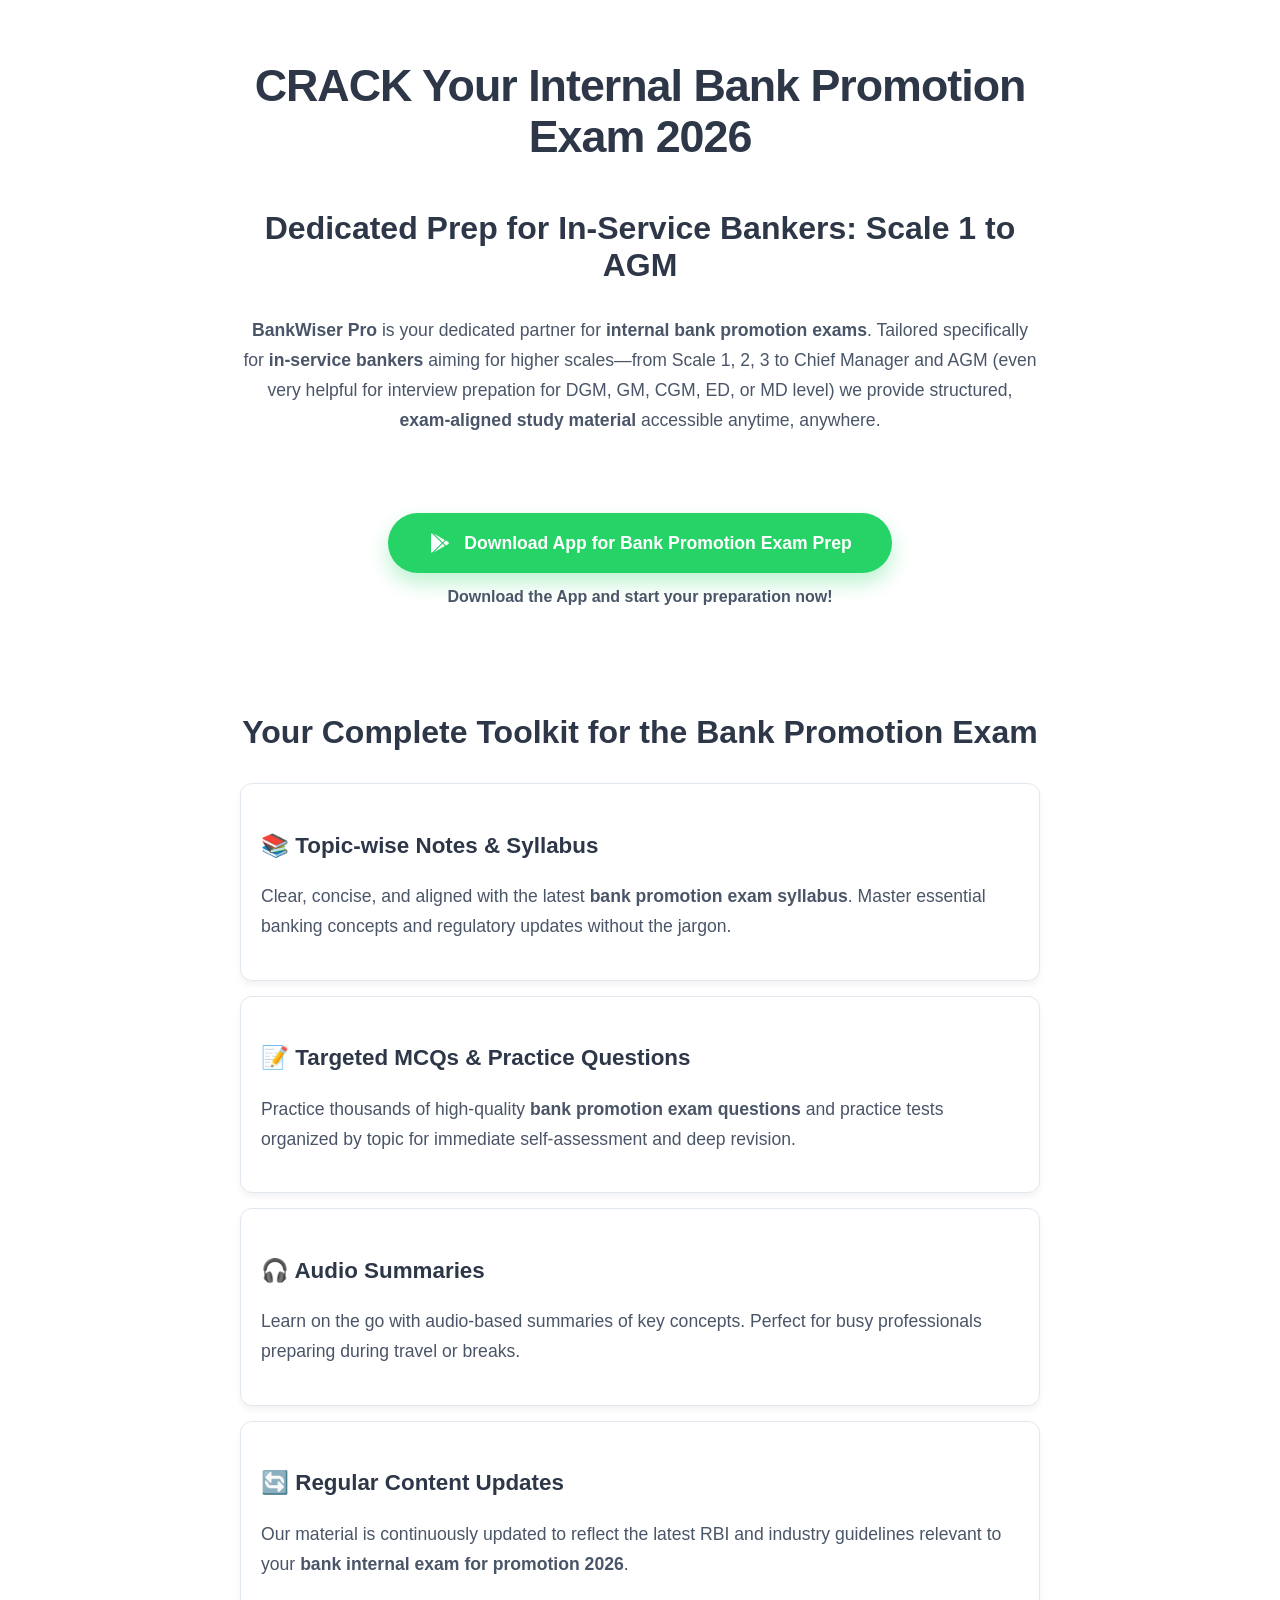
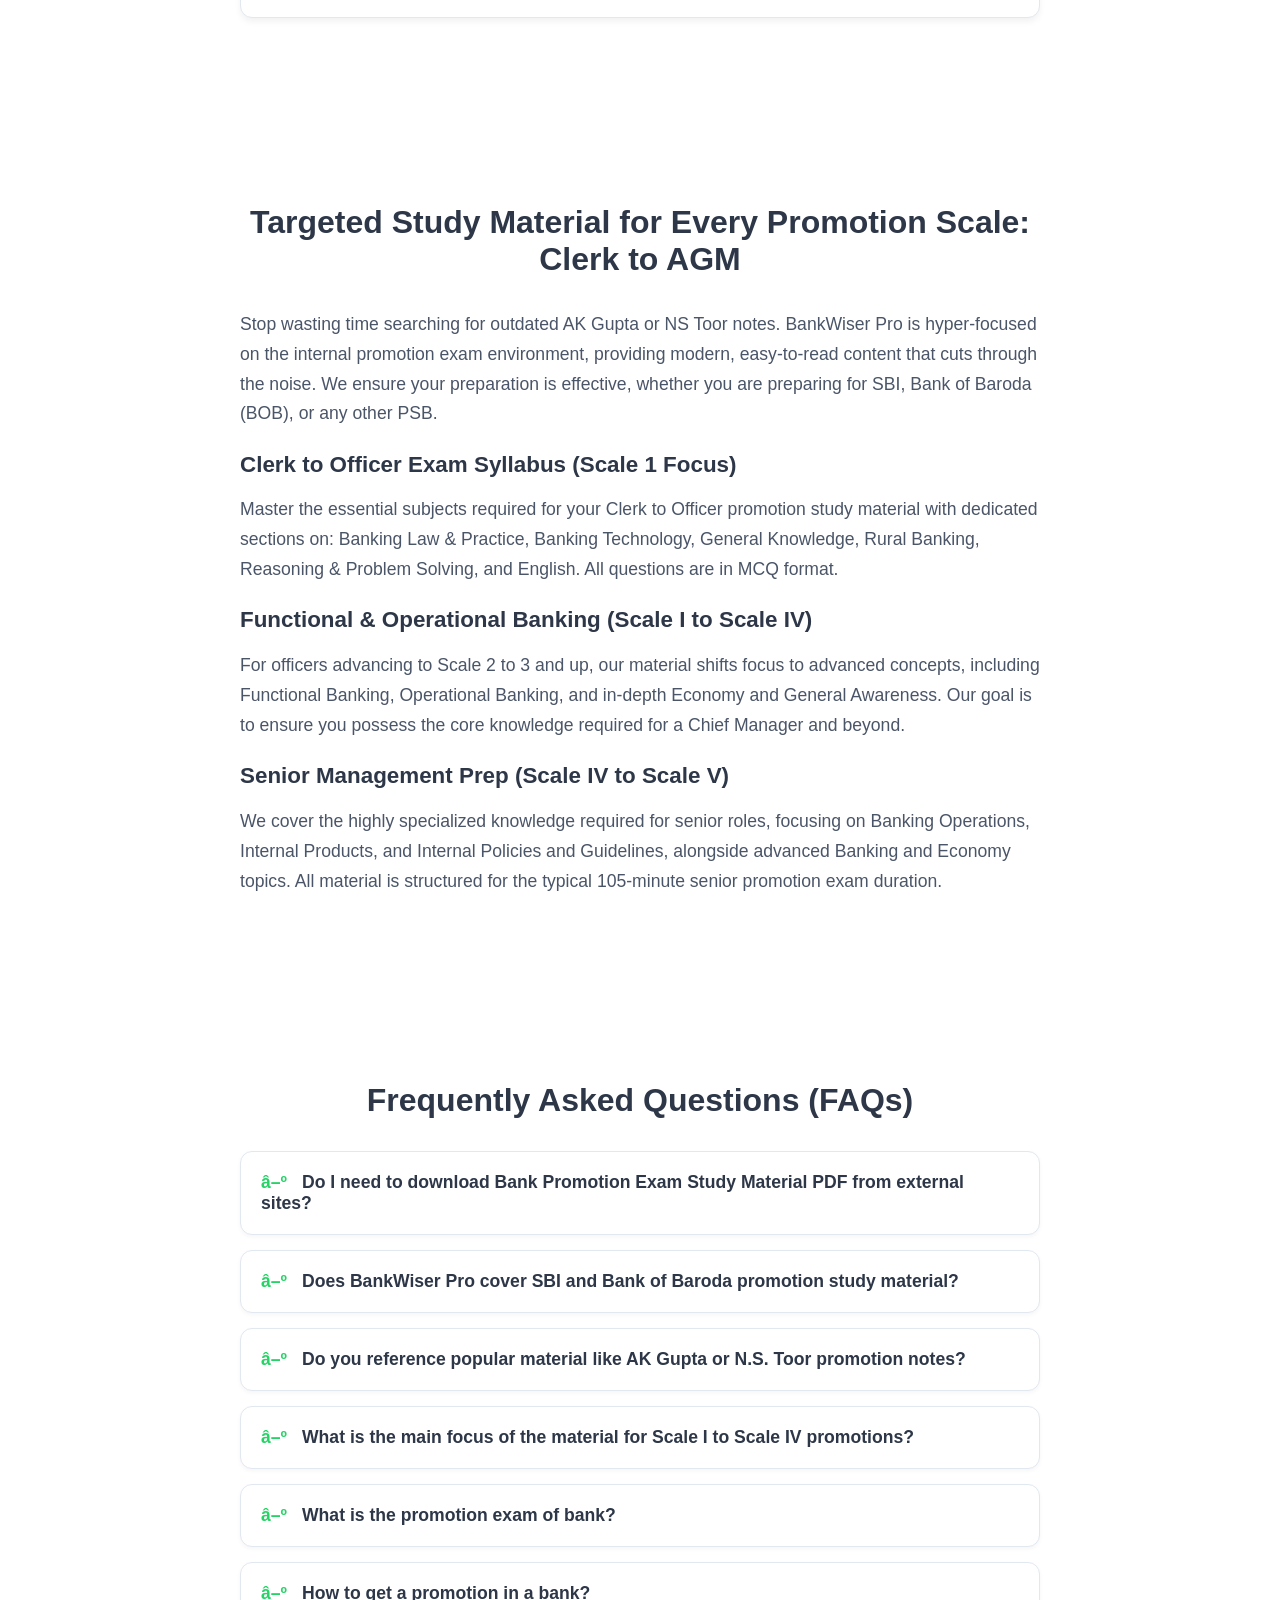
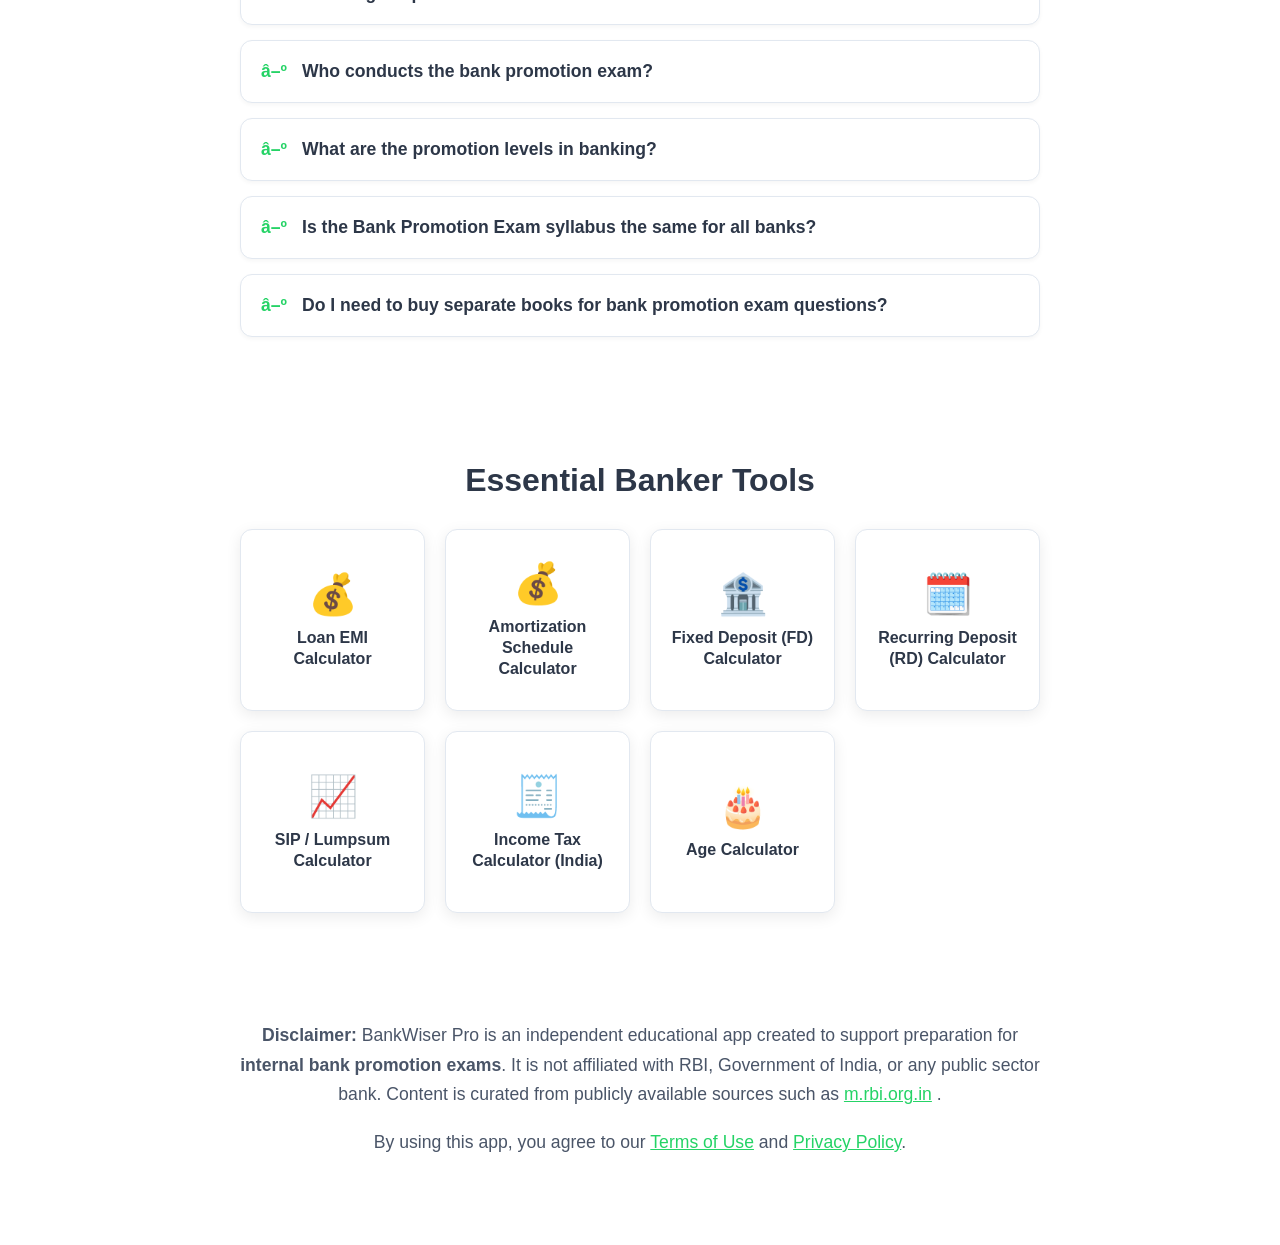
<file: index.html>
<!DOCTYPE html>
<html lang="en">
<head>
    <meta charset="UTF-8">
  	<link rel="icon" href="/favicon.ico" type="image/x-icon">
    <meta name="viewport" content="width=device-width, initial-scale=1.0">
    
    <title>Bank Promotion Exam 2026 Prep: Study Material, MCQs & Syllabus | BankWiser Pro</title>
  	<link rel="canonical" href="https://promotionstudymaterial.com/">
    <meta name="description" content="Crack internal bank promotion exam with BankWiser Pro. Get exam-aligned notes, practice questions, audio summaries, and the complete syllabus.">
    <!-- Open Graph (for Facebook, LinkedIn, WhatsApp) -->
	<meta property="og:title" content="Bank Promotion Exam 2026 | BankWiser Pro">
	<meta property="og:description" content="Topic-wise notes, MCQs, RBI updates & audio summaries to crack your internal bank promotion exam.">
	<meta property="og:image" content="https://promotionstudymaterial.com/og-image.jpg"> <!-- You must upload this image -->
	<meta property="og:url" content="https://promotionstudymaterial.com">
	<meta property="og:type" content="website">

	<!-- Twitter Card -->
	<meta name="twitter:card" content="summary_large_image">
	<meta name="twitter:title" content="BankWiser Pro – Crack Your Bank Promotion Exam 2026">
	<meta name="twitter:description" content="Study notes, MCQs & audio summaries for internal bank promotion prep.">
	<meta name="twitter:image" content="https://promotionstudymaterial.com/og-image.jpg">

  	<link rel="sitemap" type="application/xml" title="Sitemap" href="/sitemap.xml">
    <link rel="preconnect" href="https://fonts.googleapis.com" crossorigin>
    <link rel="preconnect" href="https://fonts.gstatic.com" crossorigin>
    <link href="https://fonts.googleapis.com/css2?family=Space+Grotesk:wght@400;600;700&display=swap" rel="stylesheet" media="print" onload="this.media='all'">
    <noscript>
        <link href="https://fonts.googleapis.com/css2?family=Space+Grotesk:wght@400;600;700&display=swap" rel="stylesheet">
    </noscript>
    
    <link rel="stylesheet" href="css/style.css">
    <script type="application/ld+json">
{
  "@context": "https://schema.org",
  "@type": "WebSite",
  "name": "BankWiser Pro",
  "url": "https://promotionstudymaterial.com/",
  "description": "Crack internal bank promotion exam with BankWiser Pro. Get exam-aligned notes, practice questions, audio summaries, and the complete syllabus.",
  "publisher": {
    "@type": "Organization",
    "name": "BankWiser Pro",
    "logo": {
      "@type": "ImageObject",
      "url": "/favicon.ico"
    }
  },
  "potentialAction": {
    "@type": "SearchAction",
    "target": "https://promotionstudymaterial.com/?s={search_term_string}",
    "query-input": "required name=search_term_string"
  }
}
</script>
<script type="application/ld+json">
{
  "@context": "https://schema.org",
  "@type": "FAQPage",
  "mainEntity": [
    {
      "@type": "Question",
      "name": "Do I need to download Bank Promotion Exam Study Material PDF from external sites?",
      "acceptedAnswer": {
        "@type": "Answer",
        "text": "No. In the BankWiser Pro app, all study material is available as easy-to-read, regularly updated digital notes. You get immediate access to MCQs, FAQs, and audio lectures, eliminating the need to search for bulky, often outdated PDF free download files."
      }
    },
    {
      "@type": "Question",
      "name": "Does BankWiser Pro cover SBI and Bank of Baroda promotion study material?",
      "acceptedAnswer": {
        "@type": "Answer",
        "text": "Yes. While providing a universal core of General Banking, our material helps you prepare for specific exams like the SBI bank promotion exam study material and Bank of Baroda Promotion Exam questions PDF. We focus on core banking principles applicable to all PSBs."
      }
    },
    {
      "@type": "Question",
      "name": "Do you reference popular material like AK Gupta or N.S. Toor promotion notes?",
      "acceptedAnswer": {
        "@type": "Answer",
        "text": "Our content is independently developed and continuously updated, surpassing the material found in traditional guides like AK Gupta Bank Promotion notes or NS Toor promotion material. We ensure our General Banking MCQs with Answers PDF equivalents are current with the latest RBI guidelines."
      }
    },
    {
      "@type": "Question",
      "name": "What is the main focus of the material for Scale I to Scale IV promotions?",
      "acceptedAnswer": {
        "@type": "Answer",
        "text": "For promotion from Scale I to Scale IV (e.g., Chief Manager), the focus shifts to Functional Banking, Operational Banking, and advanced Economy and General Awareness. Our content is designed to prepare you for the increasing complexity of these roles."
      }
    },
    {
      "@type": "Question",
      "name": "What is the promotion exam of bank?",
      "acceptedAnswer": {
        "@type": "Answer",
        "text": "The bank promotion exam is an internal competitive test for in-service bank employees (like clerks and officers) to advance to the next level (e.g., Scale I to Scale II). It assesses banking knowledge, credit, treasury, latest RBI guidelines, and organizational policies required for higher responsibility."
      }
    },
    {
      "@type": "Question",
      "name": "How to get a promotion in a bank?",
      "acceptedAnswer": {
        "@type": "Answer",
        "text": "Promotion typically requires meeting service criteria, having a clean performance record, and successfully clearing the internal bank promotion exam. Preparation with focused study material (like the MCQs and notes in BankWiser Pro) is essential for success."
      }
    },
    {
      "@type": "Question",
      "name": "Who conducts the bank promotion exam?",
      "acceptedAnswer": {
        "@type": "Answer",
        "text": "The bank promotion exam is conducted internally by the respective Public Sector Bank (PSB) or financial institution. The exact pattern and bank promotion exam syllabus are determined by the bank, often referencing general industry standards and specific organizational requirements."
      }
    },
    {
      "@type": "Question",
      "name": "What are the promotion levels in banking?",
      "acceptedAnswer": {
        "@type": "Answer",
        "text": "Promotion levels vary, but common scales include progression from Clerk to Officer (Scale I), and then upward through Scale II, Scale III (Chief Manager), and senior ranks like AGM, DGM, GM, and CGM. Our material covers topics relevant to all these promotion levels in banking."
      }
    },
    {
      "@type": "Question",
      "name": "Is the Bank Promotion Exam syllabus the same for all banks?",
      "acceptedAnswer": {
        "@type": "Answer",
        "text": "No. While core banking concepts are consistent, each bank specifies its own bank promotion exam syllabus which includes unique topics like organizational schemes, specific products, and internal circulars. BankWiser Pro provides the core foundation, enabling you to adapt quickly to your specific bank's requirements."
      }
    },
    {
      "@type": "Question",
      "name": "Do I need to buy separate books for bank promotion exam questions?",
      "acceptedAnswer": {
        "@type": "Answer",
        "text": "Not necessarily. BankWiser Pro provides comprehensive, topic-wise bank promotion exam questions (MCQs) that are regularly updated to match current exam patterns, reducing the need for multiple, bulky textbooks."
      }
    }
  ]
}
</script>
</head>
<body>
    <div class="constellation">
        <div class="star"></div><div class="star"></div><div class="star"></div><div class="star"></div><div class="star"></div>
        <div class="star"></div><div class="star"></div><div class="star"></div><div class="star"></div><div class="star"></div>
    </div>

    <div class="hero-text">
        <h1 id="main-headline">CRACK Your Internal Bank Promotion Exam 2026</h1>
        <h2>Dedicated Prep for In-Service Bankers: Scale 1 to AGM</h2>
        <p>
            <strong>BankWiser Pro</strong> is your dedicated partner for <strong>internal bank promotion exams</strong>. Tailored specifically for <strong>in-service bankers</strong> aiming for higher scales—from Scale 1, 2, 3 to Chief Manager and AGM (even very helpful for interview prepation for DGM, GM, CGM, ED, or MD level) we provide structured, <strong>exam-aligned study material</strong> accessible anytime, anywhere.
        </p>
    </div>
    
    <a href="https://play.google.com/store/apps/details?id=bankwiser.bankpromotion.material" class="playstore-btn">
        <svg class="playstore-icon" viewBox="0 0 24 24">
            <path fill="currentColor" d="M3,20.5V3.5C3,2.91 3.34,2.39 3.84,2.15L13.69,12L3.84,21.85C3.34,21.6 3,21.09 3,20.5M16.81,15.12L6.05,21.34L14.54,12.85L16.81,15.12M20.16,10.81C20.5,11.08 20.75,11.5 20.75,12C20.75,12.5 20.53,12.9 20.18,13.18L17.89,14.5L15.39,12L17.89,9.5L20.16,10.81M6.05,2.66L16.81,8.88L14.54,11.15L6.05,2.66Z" />
        </svg>
        Download App for Bank Promotion Exam Prep
    </a>

    <div class="countdown">Download the App and start your preparation now!</div>

    <div class="content-section features">
        <h2>Your Complete Toolkit for the Bank Promotion Exam</h2>
        <ul>
            <li>
                <h3>📚 Topic-wise Notes & Syllabus</h3>
                <p>Clear, concise, and aligned with the latest <strong>bank promotion exam syllabus</strong>. Master essential banking concepts and regulatory updates without the jargon.</p>
            </li>
            <li>
                <h3>📝 Targeted MCQs & Practice Questions</h3>
                <p>Practice thousands of high-quality <strong>bank promotion exam questions</strong> and practice tests organized by topic for immediate self-assessment and deep revision.</p>
            </li>
            <li>
                <h3>🎧 Audio Summaries</h3>
                <p>Learn on the go with audio-based summaries of key concepts. Perfect for busy professionals preparing during travel or breaks.</p>
            </li>
            <li>
                <h3>🔄 Regular Content Updates</h3>
                <p>Our material is continuously updated to reflect the latest RBI and industry guidelines relevant to your <strong>bank internal exam for promotion 2026</strong>.</p>
            </li>
        </ul>
    </div>

<div class="content-section">
    <h2>Targeted Study Material for Every Promotion Scale: Clerk to AGM</h2>
    <p>
        Stop wasting time searching for outdated AK Gupta or NS Toor notes. BankWiser Pro is hyper-focused on the internal promotion exam environment, providing modern, easy-to-read content that cuts through the noise. We ensure your preparation is effective, whether you are preparing for SBI, Bank of Baroda (BOB), or any other PSB.
    </p>

    <h3>Clerk to Officer Exam Syllabus (Scale 1 Focus)</h3>
    <p>
        Master the essential subjects required for your Clerk to Officer promotion study material with dedicated sections on: Banking Law & Practice, Banking Technology, General Knowledge, Rural Banking, Reasoning & Problem Solving, and English. All questions are in MCQ format.
    </p>

    <h3>Functional & Operational Banking (Scale I to Scale IV)</h3>
    <p>
        For officers advancing to Scale 2 to 3 and up, our material shifts focus to advanced concepts, including Functional Banking, Operational Banking, and in-depth Economy and General Awareness. Our goal is to ensure you possess the core knowledge required for a Chief Manager and beyond.
    </p>

    <h3>Senior Management Prep (Scale IV to Scale V)</h3>
    <p>
        We cover the highly specialized knowledge required for senior roles, focusing on Banking Operations, Internal Products, and Internal Policies and Guidelines, alongside advanced Banking and Economy topics. All material is structured for the typical 105-minute senior promotion exam duration.
    </p>
</div>

    <div class="content-section faq-section">
        <h2>Frequently Asked Questions (FAQs)</h2>
		<details>
    <summary>Do I need to download Bank Promotion Exam Study Material PDF from external sites?</summary>
    <p>
        No. In the BankWiser Pro app, all study material is available as easy-to-read, regularly updated digital notes. You get immediate access to MCQs, FAQs, and audio lectures, eliminating the need to search for bulky, often outdated PDF free download files.
    </p>
</details>

<details>
    <summary>Does BankWiser Pro cover SBI and Bank of Baroda promotion study material?</summary>
    <p>
        Yes. While providing a universal core of General Banking, our material helps you prepare for specific exams like the SBI bank promotion exam study material and Bank of Baroda Promotion Exam questions PDF. We focus on core banking principles applicable to all PSBs.
    </p>
</details>

<details>
    <summary>Do you reference popular material like AK Gupta or N.S. Toor promotion notes?</summary>
    <p>
        Our content is independently developed and continuously updated, surpassing the material found in traditional guides like AK Gupta Bank Promotion notes or NS Toor promotion material. We ensure our General Banking MCQs with Answers PDF equivalents are current with the latest RBI guidelines.
    </p>
</details>

<details>
    <summary>What is the main focus of the material for Scale I to Scale IV promotions?</summary>
    <p>
        For promotion from Scale I to Scale IV (e.g., Chief Manager), the focus shifts to Functional Banking, Operational Banking, and advanced Economy and General Awareness. Our content is designed to prepare you for the increasing complexity of these roles.
    </p>
</details>
        <details>
            <summary>What is the promotion exam of bank?</summary>
            <p>The <strong>bank promotion exam</strong> is an internal competitive test for in-service bank employees (like clerks and officers) to advance to the next level (e.g., Scale I to Scale II). It assesses banking knowledge, credit, treasury, latest RBI guidelines, and organizational policies required for higher responsibility.</p>
        </details>
        
        <details>
            <summary>How to get a promotion in a bank?</summary>
            <p>Promotion typically requires meeting service criteria, having a clean performance record, and <strong>successfully clearing the internal bank promotion exam</strong>. Preparation with focused study material (like the MCQs and notes in BankWiser Pro) is essential for success.</p>
        </details>

        <details>
            <summary>Who conducts the bank promotion exam?</summary>
            <p>The <strong>bank promotion exam</strong> is conducted internally by the respective Public Sector Bank (PSB) or financial institution. The exact pattern and <strong>bank promotion exam syllabus</strong> are determined by the bank, often referencing general industry standards and specific organizational requirements.</p>
        </details>

        <details>
            <summary>What are the promotion levels in banking?</summary>
            <p>Promotion levels vary, but common scales include progression from Clerk to Officer (Scale I), and then upward through Scale II, Scale III (Chief Manager), and senior ranks like AGM, DGM, GM, and CGM. Our material covers topics relevant to all these <strong>promotion levels in banking</strong>.</p>
        </details>
        
        <details>
            <summary>Is the Bank Promotion Exam syllabus the same for all banks?</summary>
            <p>No. While core banking concepts are consistent, each bank specifies its own <strong>bank promotion exam syllabus</strong> which includes unique topics like organizational schemes, specific products, and internal circulars. BankWiser Pro provides the core foundation, enabling you to adapt quickly to your specific bank's requirements.</p>
        </details>

        <details>
            <summary>Do I need to buy separate books for bank promotion exam questions?</summary>
            <p>Not necessarily. BankWiser Pro provides comprehensive, topic-wise <strong>bank promotion exam questions (MCQs)</strong> that are regularly updated to match current exam patterns, reducing the need for multiple, bulky textbooks.</p>
        </details>

    </div>

    <div class="calculator-header">Essential Banker Tools</div>
    <div class="calculator-grid">
        
        <a href="emi.html" class="calculator-tile">
            <span class="tile-icon">💰</span>
            <span class="tile-name">Loan EMI Calculator</span>
        </a>
        
	<a href="amortization.html" class="calculator-tile">
    		<span class="tile-icon">💰</span>
    		<span class="tile-name">Amortization Schedule Calculator</span>
		</a>
      
        <a href="fd.html" class="calculator-tile">
            <span class="tile-icon">🏦</span>
            <span class="tile-name">Fixed Deposit (FD) Calculator</span>
        </a>
        
        <a href="rd.html" class="calculator-tile">
            <span class="tile-icon">🗓️</span>
            <span class="tile-name">Recurring Deposit (RD) Calculator</span>
        </a>
        
        <a href="sip.html" class="calculator-tile">
            <span class="tile-icon">📈</span>
            <span class="tile-name">SIP / Lumpsum Calculator</span>
        </a>
        
        <a href="it.html" class="calculator-tile">
            <span class="tile-icon">🧾</span>
            <span class="tile-name">Income Tax Calculator (India)</span>
        </a>
        
	<a href="agecalc.html" class="calculator-tile">
        	<span class="tile-icon">🎂</span>
        	<span class="tile-name">Age Calculator</span>
    	</a>
      
    </div>    
  
    <div class="legal">
        <p><strong>Disclaimer:</strong> BankWiser Pro is an independent educational app created to support preparation for <strong>internal bank promotion exams</strong>. It is not affiliated with RBI, Government of India, or any public sector bank. Content is curated from publicly available sources such as <a href="https://m.rbi.org.in" target="_blank" rel="noopener noreferrer">m.rbi.org.in</a>
.</p>
        <p>By using this app, you agree to our <a href="https://sites.google.com/view/bankwiser-pro/terms-of-use" target="_blank">Terms of Use</a> and <a href="https://sites.google.com/view/bankwiser-pro/privacy-policy" target="_blank">Privacy Policy</a>.</p>
    </div>
  
    <script src="js/common.js"></script>
    <script>
        // Fix for viewport height on mobile
        function setViewportHeight() {
            let vh = window.innerHeight * 0.01;
            document.documentElement.style.setProperty('--vh', `${vh}px`);
        }
        setViewportHeight();
        window.addEventListener('resize', setViewportHeight);

        // Redirect countdown
        //let timeLeft = 300; // Reduced to 3 seconds for user experience
        //const countdownTimer = document.getElementById('countdown-timer');
        //const playstoreLink = 'https://play.google.com/store/apps/details?id=bankwiser.bankpromotion.material';

        //const countdown = setInterval(() => {
            //timeLeft--;
            //countdownTimer.textContent = timeLeft;
            //if (timeLeft <= 0) {
                //clearInterval(countdown);
                //window.location.href = playstoreLink;
            //}
        //}, 1000);
    </script>
<script async src="https://www.googletagmanager.com/gtag/js?id=G-BJ517ZS7X0" defer></script>
<script>
  window.dataLayer = window.dataLayer || [];
  function gtag(){dataLayer.push(arguments);}
  gtag('js', new Date());

  gtag('config', 'G-BJ517ZS7X0');
</script>
</body>
</html>
</file>
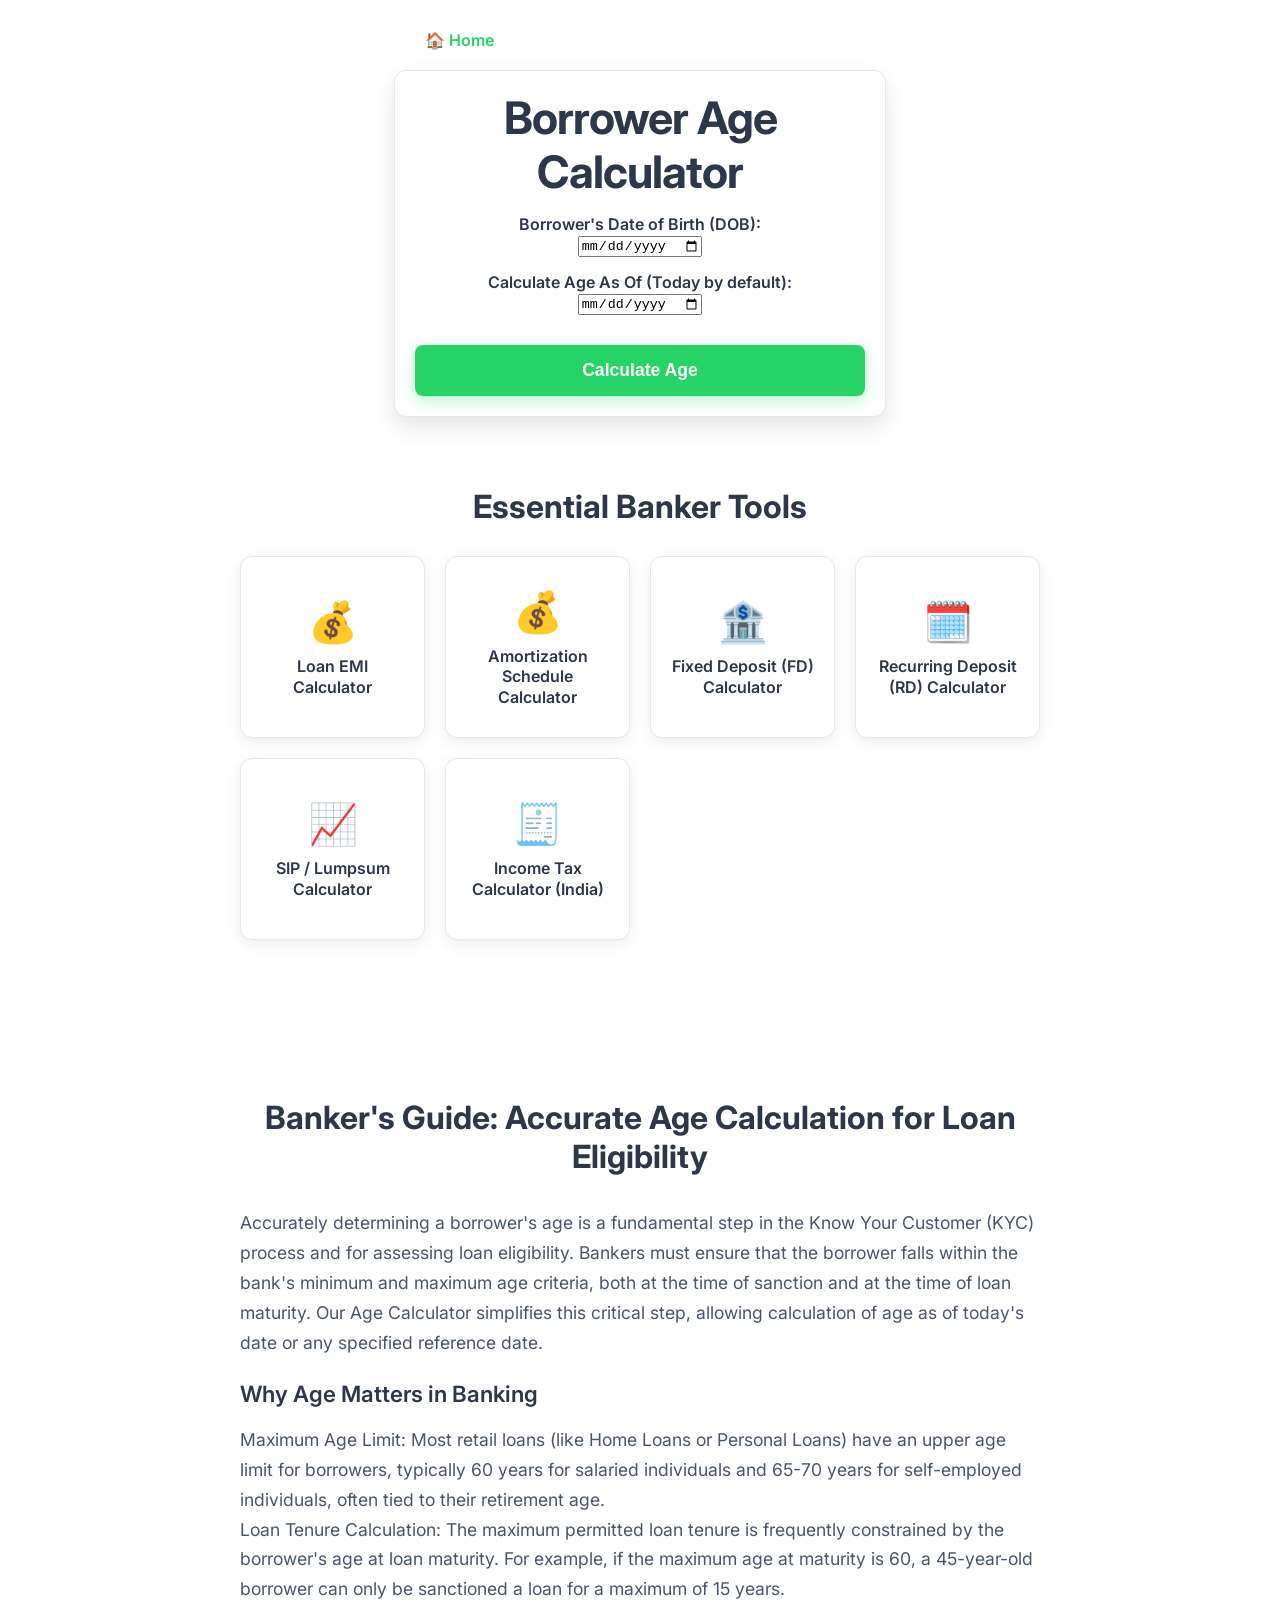
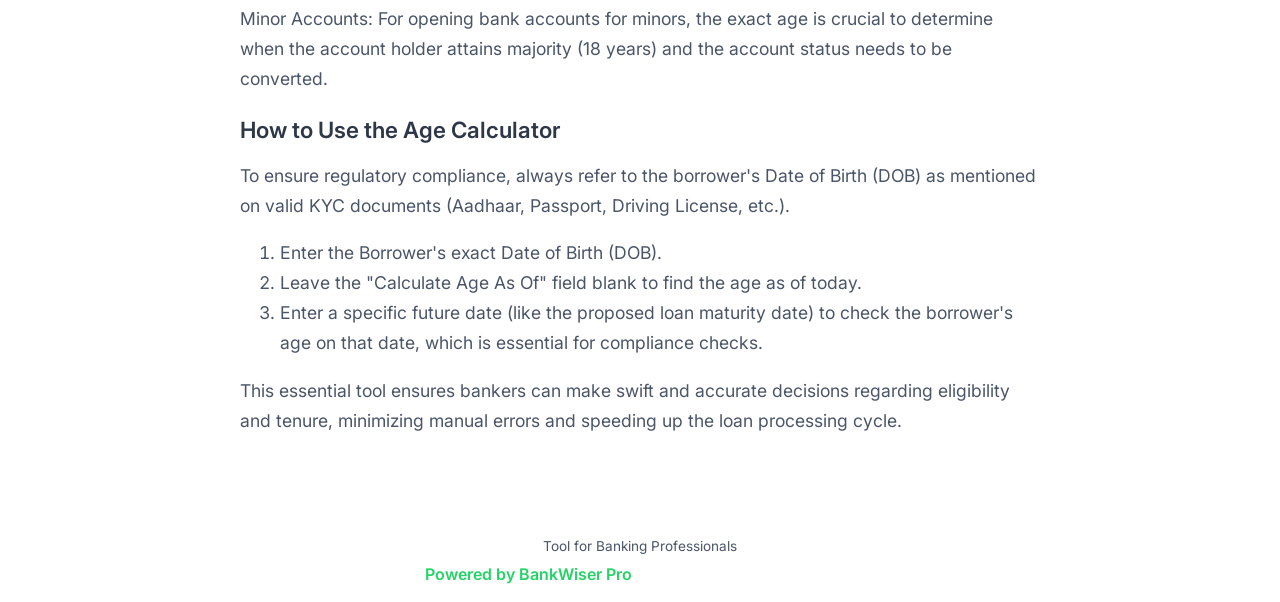
<file: agecalc.html>
<!DOCTYPE html>
<html lang="en">
<head>
    <meta charset="UTF-8">
    <link rel="icon" href="/favicon.ico" type="image/x-icon">
    <meta name="viewport" content="width=device-width, initial-scale=1.0">
    
    <title>Age Calculator for Bankers | Calculate Age from Date of Birth | BankWiser Pro</title>
    <link rel="canonical" href="https://promotionstudymaterial.com/agecalc.html">
    <meta name="description" content="Quickly and accurately calculate a borrower's age from their Date of Birth (DOB) as of today or a specific date. Essential for KYC and loan eligibility checks.">
    <meta name="keywords" content="age calculator, date of birth calculator, dob calculator, age verification, kyc compliance, loan eligibility, banking tools, bankwiser pro">
    
    <!-- Open Graph (for Facebook, LinkedIn, WhatsApp) -->
    <meta property="og:title" content="Age Calculator for Bankers | BankWiser Pro">
    <meta property="og:description" content="Calculate borrower's age from DOB for KYC checks and loan eligibility. An essential tool for banking professionals.">
    <meta property="og:image" content="https://promotionstudymaterial.com/og-image.jpg">
    <meta property="og:url" content="https://promotionstudymaterial.com/agecalc.html">
    <meta property="og:type" content="website">

    <!-- Twitter Card -->
    <meta name="twitter:card" content="summary_large_image">
    <meta name="twitter:title" content="BankWiser Pro: Age Calculator for Banking Professionals">
    <meta name="twitter:description" content="Instantly calculate age from Date of Birth for KYC and loan processing.">
    <meta name="twitter:image" content="https://promotionstudymaterial.com/og-image.jpg">

    <link rel="preconnect" href="https://fonts.googleapis.com" crossorigin>
    <link rel="preconnect" href="https://fonts.gstatic.com" crossorigin>
    <link href="https://fonts.googleapis.com/css2?family=Inter:wght@400;600;700&display=swap" rel="stylesheet" media="print" onload="this.media='all'">
    <noscript>
        <link href="https://fonts.googleapis.com/css2?family=Inter:wght@400;600;700&display=swap" rel="stylesheet">
    </noscript>

<script async src="https://www.googletagmanager.com/gtag/js?id=G-BJ517ZS7X0"></script>
<script src="js/common.js"></script>
<script>
  window.dataLayer = window.dataLayer || [];
  function gtag(){dataLayer.push(arguments);}
  gtag('js', new Date());

  gtag('config', 'G-BJ517ZS7X0');
</script>
    
<link rel="stylesheet" href="css/style.css">
</head>
<body>

<div class="home-link">
    <a href="index.html">🏠 Home</a>
</div>

<div class="container">
    <h1>Borrower Age Calculator</h1>
    <form id="ageForm">
        
        <label for="dob">Borrower's Date of Birth (DOB):</label>
        <input type="date" id="dob" required>

        <label for="referenceDate">Calculate Age As Of (Today by default):</label>
        <input type="date" id="referenceDate">

        <button type="submit">Calculate Age</button>
    </form>
    
    <div class="result-section" id="ageOutput" style="display: none;">
        <p>Age of Borrower: <span id="resultYears" class="result-value emi-value">---</span></p>
        <p>Detailed Breakdown: <span id="resultBreakdown" class="result-value">---</span></p>
    </div>
</div>

<div class="calculator-header">Essential Banker Tools</div>
<div class="calculator-grid">
    
	 <a href="emi.html" class="calculator-tile">
        <span class="tile-icon">💰</span>
        <span class="tile-name">Loan EMI Calculator</span>
     </a>
  
    <a href="amortization.html" class="calculator-tile">
        <span class="tile-icon">💰</span>
        <span class="tile-name">Amortization Schedule Calculator</span>
    </a>
    
    <a href="fd.html" class="calculator-tile">
        <span class="tile-icon">🏦</span>
        <span class="tile-name">Fixed Deposit (FD) Calculator</span>
    </a>
    
    <a href="rd.html" class="calculator-tile">
        <span class="tile-icon">🗓️</span>
        <span class="tile-name">Recurring Deposit (RD) Calculator</span>
    </a>
    
    <a href="sip.html" class="calculator-tile">
        <span class="tile-icon">📈</span>
        <span class="tile-name">SIP / Lumpsum Calculator</span>
    </a>
    
    <a href="it.html" class="calculator-tile">
        <span class="tile-icon">🧾</span>
        <span class="tile-name">Income Tax Calculator (India)</span>
    </a>
    
</div>

<div class="content-section">
    <h2>Banker's Guide: Accurate Age Calculation for Loan Eligibility</h2>
    
    <p>
        Accurately determining a borrower's age is a fundamental step in the Know Your Customer (KYC) process and for assessing loan eligibility. Bankers must ensure that the borrower falls within the bank's minimum and maximum age criteria, both at the time of sanction and at the time of loan maturity. Our Age Calculator simplifies this critical step, allowing calculation of age as of today's date or any specified reference date.
    </p>

    <h3>Why Age Matters in Banking</h3>
    <ul>
        <li>Maximum Age Limit: Most retail loans (like Home Loans or Personal Loans) have an upper age limit for borrowers, typically 60 years for salaried individuals and 65-70 years for self-employed individuals, often tied to their retirement age.</li>
        <li>Loan Tenure Calculation: The maximum permitted loan tenure is frequently constrained by the borrower's age at loan maturity. For example, if the maximum age at maturity is 60, a 45-year-old borrower can only be sanctioned a loan for a maximum of 15 years.</li>
        <li>Minor Accounts: For opening bank accounts for minors, the exact age is crucial to determine when the account holder attains majority (18 years) and the account status needs to be converted.</li>
    </ul>
    
    <h3>How to Use the Age Calculator</h3>
    <p>
        To ensure regulatory compliance, always refer to the borrower's Date of Birth (DOB) as mentioned on valid KYC documents (Aadhaar, Passport, Driving License, etc.).
    </p>
    <ol>
        <li>Enter the Borrower's exact Date of Birth (DOB).</li>
        <li>Leave the "Calculate Age As Of" field blank to find the age as of today.</li>
        <li>Enter a specific future date (like the proposed loan maturity date) to check the borrower's age on that date, which is essential for compliance checks.</li>
    </ol>
    <p>
        This essential tool ensures bankers can make swift and accurate decisions regarding eligibility and tenure, minimizing manual errors and speeding up the loan processing cycle.
    </p>

</div>

<div class="branding">
    Tool for Banking Professionals
</div>
<div class="home-link">
    <a href="https://play.google.com/store/apps/details?id=bankwiser.bankpromotion.material&hl=en" target="_blank" rel="noopener noreferrer">Powered by BankWiser Pro</a>
</div>

<script>
    document.getElementById('ageForm').addEventListener('submit', function(e) {
        e.preventDefault();

        const dobInput = document.getElementById('dob').value;
        const refDateInput = document.getElementById('referenceDate').value;
        
        if (!dobInput) {
            alert("Please enter the Borrower's Date of Birth.");
            return;
        }

        const dob = new Date(dobInput);
        let refDate = refDateInput ? new Date(refDateInput) : new Date();

        // Time difference in milliseconds
        const diffTime = refDate.getTime() - dob.getTime();
        const resultYears = document.getElementById('resultYears');
        const resultBreakdown = document.getElementById('resultBreakdown');

        if (diffTime < 0) {
            resultYears.textContent = "Invalid";
            resultBreakdown.textContent = "DOB cannot be after the reference date.";
            document.getElementById('ageOutput').style.display = 'block';
            return;
        }

        // --- Core Age Calculation Logic (Accurate) ---
        let years = refDate.getFullYear() - dob.getFullYear();
        let months = refDate.getMonth() - dob.getMonth();
        let days = refDate.getDate() - dob.getDate();
        
        if (days < 0) {
            months--;
            // Find the number of days in the previous month of the reference date
            days += new Date(refDate.getFullYear(), refDate.getMonth(), 0).getDate();
        }

        if (months < 0) {
            years--;
            months += 12;
        }
        
        // --- Display Results ---
        resultYears.textContent = years;
        
        let breakdownText = `${years} Years, ${months} Months, ${days} Days`;
        resultBreakdown.textContent = breakdownText;

        document.getElementById('ageOutput').style.display = 'block';
    });
</script>

</body>
</html>
</file>
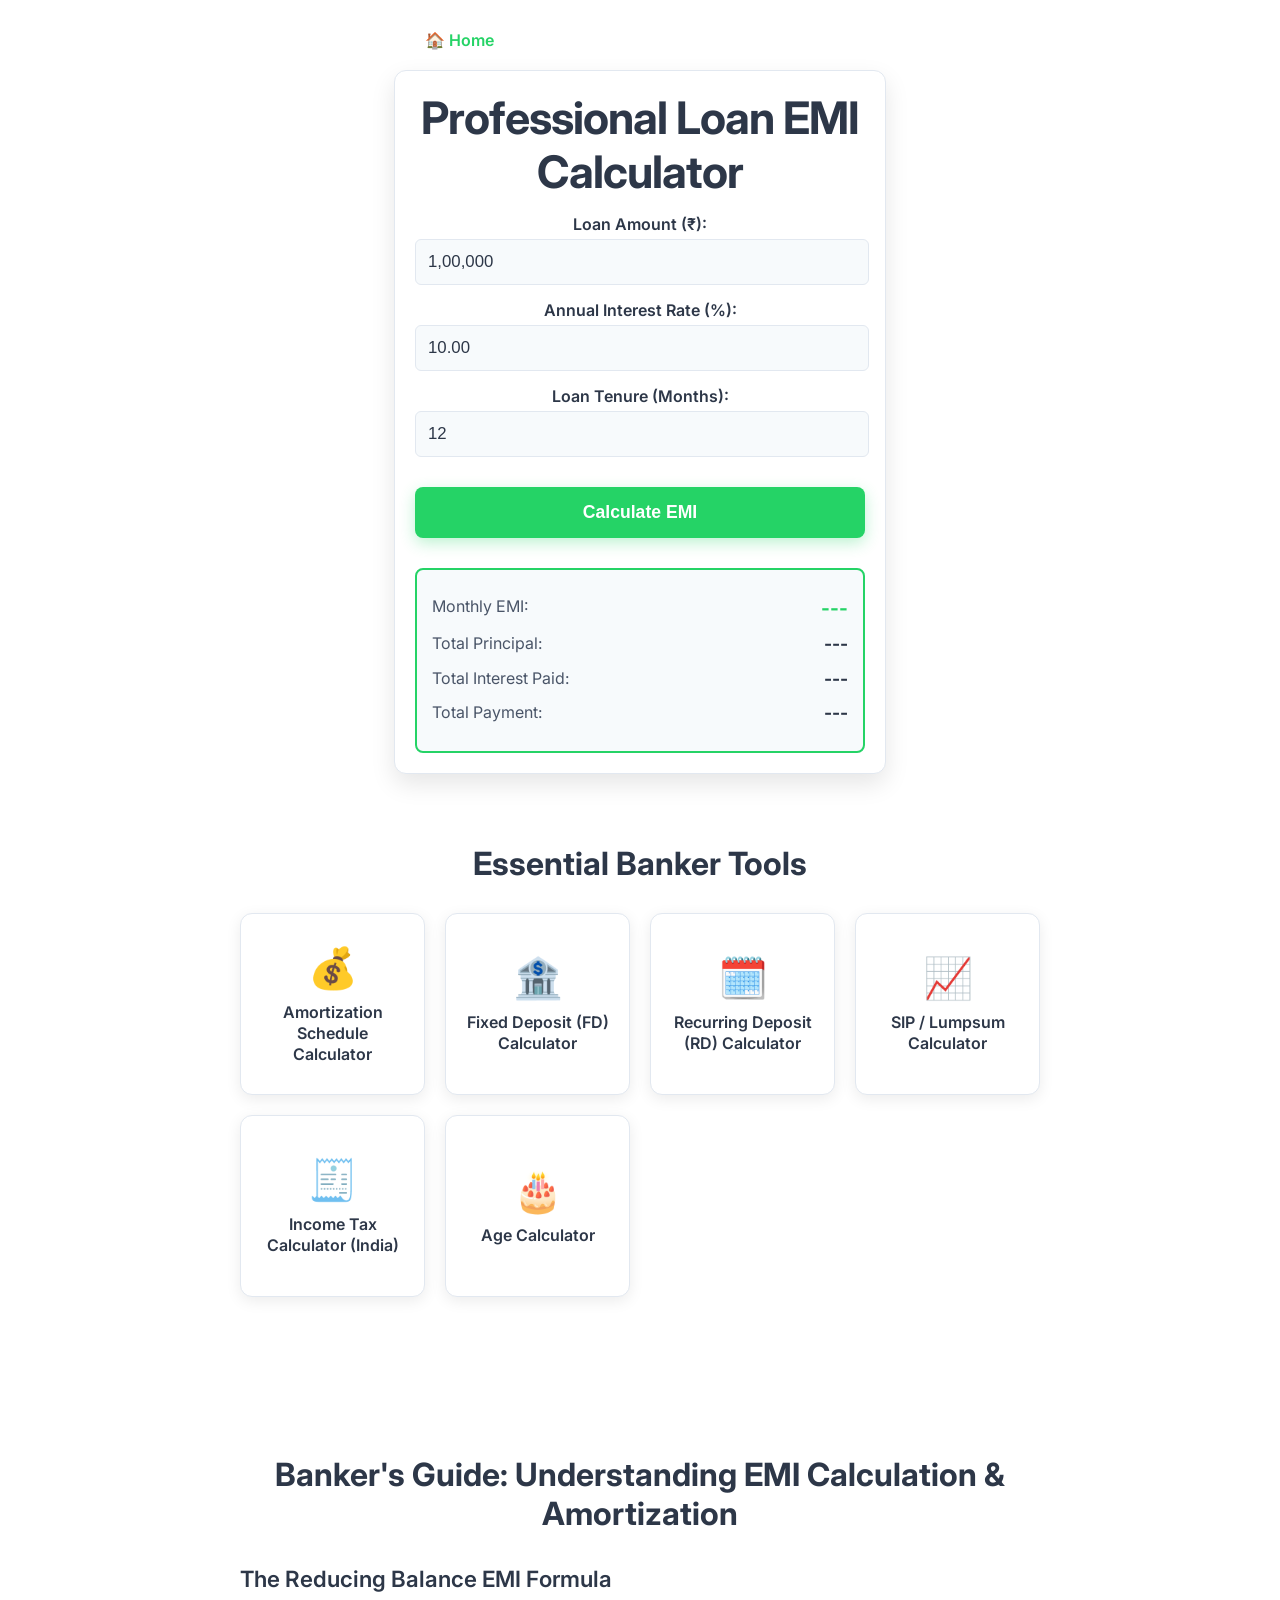
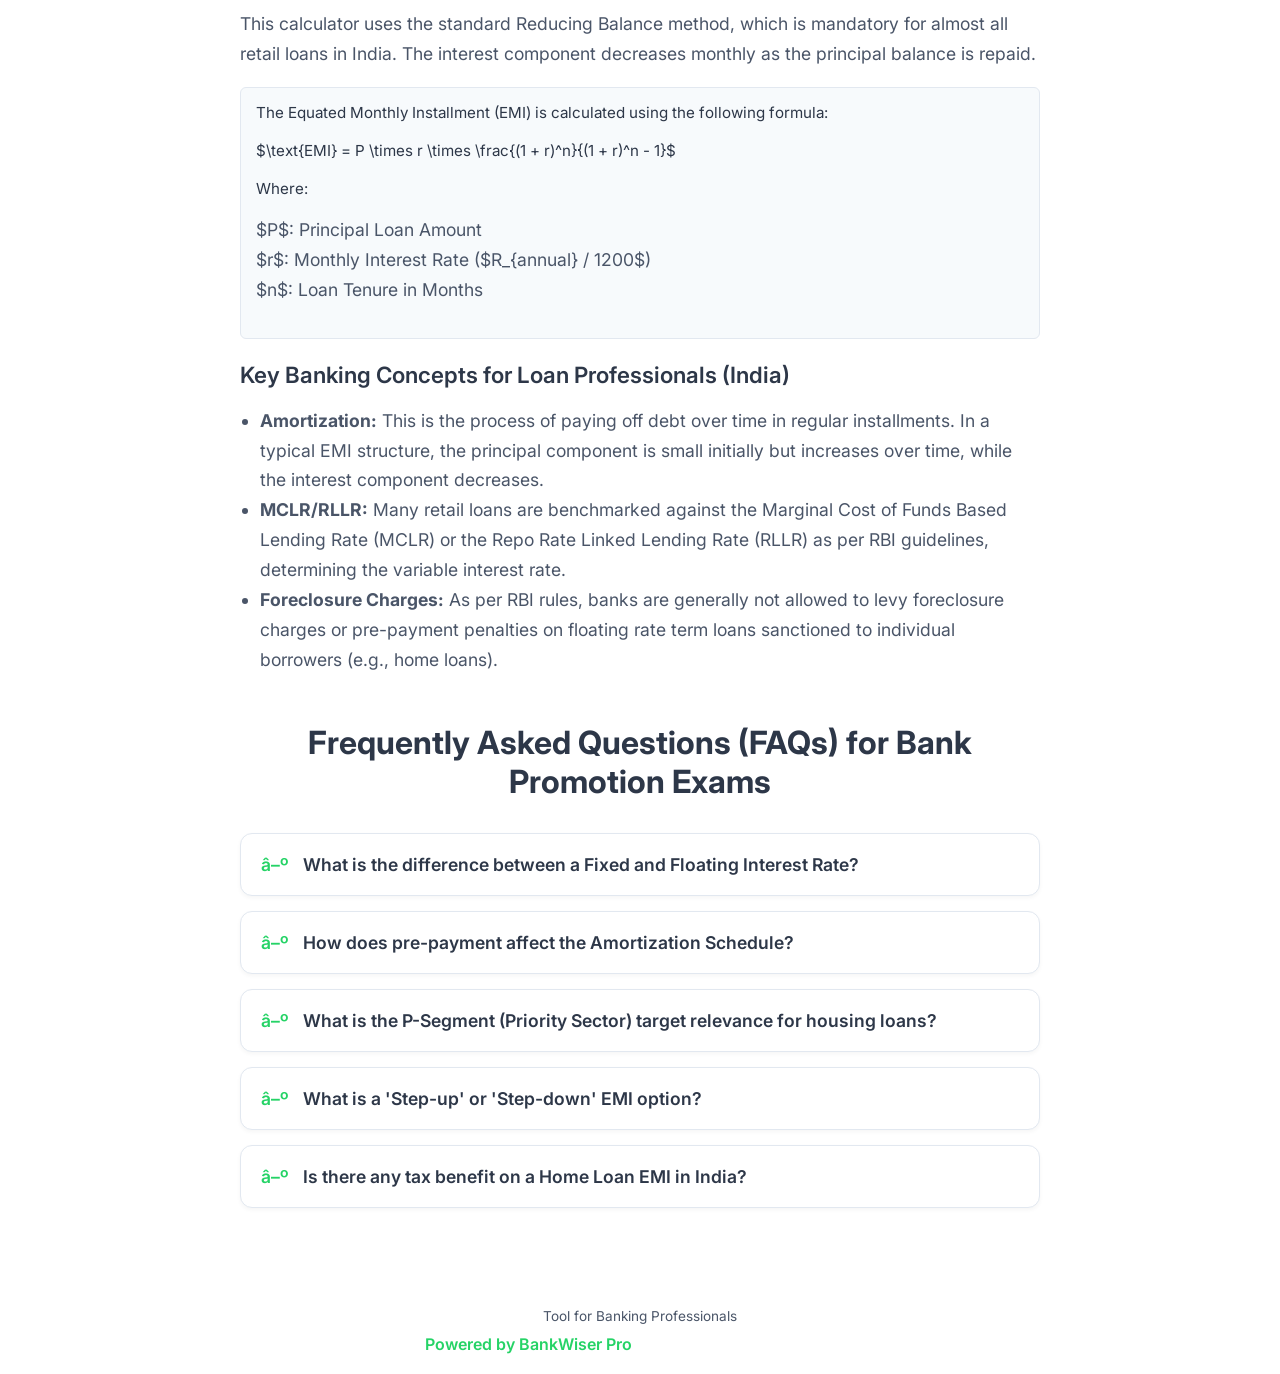
<file: emi.html>
<!DOCTYPE html>
<html lang="en">
<head>
    <meta charset="UTF-8">
    <link rel="icon" href="/favicon.ico" type="image/x-icon">
    <meta name="viewport" content="width=device-width, initial-scale=1.0">
    
    <title>EMI Calculator | Amortization Guide & Floating Rate Logic | BankWiser Pro</title>
    <link rel="canonical" href="https://promotionstudymaterial.com/emi.html">
    <meta name="description" content="Advanced EMI Calculator for Home, Car, and Personal Loans. Calculate monthly EMI, total interest, and see a complete amortization guide.">
    <meta name="keywords" content="emi calculator, loan calculator, home loan emi, car loan emi, personal loan emi, interest calculator, bankwiser pro">

    <!-- Open Graph (for Facebook, LinkedIn, WhatsApp) -->
    <meta property="og:title" content="Professional Loan EMI Calculator | BankWiser Pro">
    <meta property="og:description" content="Calculate your loan EMI, total interest, and total payment instantly. A key tool for financial planning.">
    <meta property="og:image" content="https://promotionstudymaterial.com/og-image.jpg">
    <meta property="og:url" content="https://promotionstudymaterial.com/emi.html">
    <meta property="og:type" content="website">

    <!-- Twitter Card -->
    <meta name="twitter:card" content="summary_large_image">
    <meta name="twitter:title" content="BankWiser Pro: Instant Loan EMI Calculator">
    <meta name="twitter:description" content="Quickly calculate EMI for home, car, or personal loans. Essential tool for Indian banking professionals.">
    <meta name="twitter:image" content="https://promotionstudymaterial.com/og-image.jpg">

    <link rel="preconnect" href="https://fonts.googleapis.com" crossorigin>
    <link rel="preconnect" href="https://fonts.gstatic.com" crossorigin>
    <link href="https://fonts.googleapis.com/css2?family=Inter:wght@400;600;700&display=swap" rel="stylesheet" media="print" onload="this.media='all'">
    <noscript>
        <link href="https://fonts.googleapis.com/css2?family=Inter:wght@400;600;700&display=swap" rel="stylesheet">
    </noscript>

<script async src="https://www.googletagmanager.com/gtag/js?id=G-BJ517ZS7X0"></script>
<script src="js/common.js"></script>
<script>
  window.dataLayer = window.dataLayer || [];
  function gtag(){dataLayer.push(arguments);}
  gtag('js', new Date());

  gtag('config', 'G-BJ517ZS7X0');
</script>  
  
<link rel="stylesheet" href="css/style.css">
</head>
<body>
<div class="home-link">
    <a href="index.html">🏠 Home</a>
</div>
    <div class="container">
        <h1>Professional Loan EMI Calculator</h1>
        <form id="emiForm">
            
            <label for="principal">Loan Amount (₹):</label>
            <input type="text" id="principal" value="1,00,000" required inputmode="decimal" pattern="[0-9,]*">

            <label for="rate">Annual Interest Rate (%):</label>
            <input type="number" id="rate" value="10.00" min="0.01" step="0.01" required>

            <label for="tenure">Loan Tenure (Months):</label>
            <input type="number" id="tenure" value="12" min="1" required>

            <button type="submit">Calculate EMI</button>
        </form>

        <div class="result-section">
            <p>Monthly EMI: <span id="emiResult" class="result-value emi-value">---</span></p>
            <p>Total Principal: <span id="totalPrincipal" class="result-value">---</span></p>
            <p>Total Interest Paid: <span id="interestResult" class="result-value">---</span></p>
            <p>Total Payment: <span id="totalPayment" class="result-value">---</span></p>
        </div>
    </div>

      <div class="calculator-header">Essential Banker Tools</div>
    <div class="calculator-grid">
        
		<a href="amortization.html" class="calculator-tile">
    		<span class="tile-icon">💰</span>
    		<span class="tile-name">Amortization Schedule Calculator</span>
		</a>      
      
        <a href="fd.html" class="calculator-tile">
            <span class="tile-icon">🏦</span>
            <span class="tile-name">Fixed Deposit (FD) Calculator</span>
        </a>
        
        <a href="rd.html" class="calculator-tile">
            <span class="tile-icon">🗓️</span>
            <span class="tile-name">Recurring Deposit (RD) Calculator</span>
        </a>
        
        <a href="sip.html" class="calculator-tile">
            <span class="tile-icon">📈</span>
            <span class="tile-name">SIP / Lumpsum Calculator</span>
        </a>
        
        <a href="it.html" class="calculator-tile">
            <span class="tile-icon">🧾</span>
            <span class="tile-name">Income Tax Calculator (India)</span>
        </a>
      
	<a href="agecalc.html" class="calculator-tile">
        	<span class="tile-icon">🎂</span>
        	<span class="tile-name">Age Calculator</span>
    	</a>
      
        
    </div>
  
    <div class="content-section">
        <h2>Banker's Guide: Understanding EMI Calculation & Amortization</h2>
        
        <h3>The Reducing Balance EMI Formula</h3>
        <p>
            This calculator uses the standard Reducing Balance method, which is mandatory for almost all retail loans in India. The interest component decreases monthly as the principal balance is repaid.
        </p>
        <div class="formula-box">
            The Equated Monthly Installment (EMI) is calculated using the following formula:
            <br><br>
            $\text{EMI} = P \times r \times \frac{(1 + r)^n}{(1 + r)^n - 1}$
            <br><br>
            Where: 
            <ul>
                <li>$P$: Principal Loan Amount</li>
                <li>$r$: Monthly Interest Rate ($R_{annual} / 1200$)</li>
                <li>$n$: Loan Tenure in Months</li>
            </ul>
        </div>

        <h3>Key Banking Concepts for Loan Professionals (India)</h3>
        <ul style="list-style: disc; padding-left: 20px;">
            <li><strong>Amortization:</strong> This is the process of paying off debt over time in regular installments. In a typical EMI structure, the principal component is small initially but increases over time, while the interest component decreases.</li>
            <li><strong>MCLR/RLLR:</strong> Many retail loans are benchmarked against the Marginal Cost of Funds Based Lending Rate (MCLR) or the Repo Rate Linked Lending Rate (RLLR) as per RBI guidelines, determining the variable interest rate.</li>
            <li><strong>Foreclosure Charges:</strong> As per RBI rules, banks are generally not allowed to levy foreclosure charges or pre-payment penalties on floating rate term loans sanctioned to individual borrowers (e.g., home loans).</li>
        </ul>

        <h2>Frequently Asked Questions (FAQs) for Bank Promotion Exams</h2>
        
        <details>
            <summary>What is the difference between a Fixed and Floating Interest Rate?</summary>
            <p>
                A <strong>Fixed Rate</strong> remains constant throughout the loan tenure, providing predictable EMI payments. A <strong>Floating Rate</strong> is linked to an external or internal benchmark (like RLLR or MCLR) and changes periodically, causing the interest rate and potentially the EMI or tenure to fluctuate.
            </p>
        </details>
        
        <details>
            <summary>How does pre-payment affect the Amortization Schedule?</summary>
            <p>
                When a borrower makes a pre-payment (partial or full), the amount directly reduces the outstanding principal. This results in the remaining EMI payments having a much larger principal component, significantly reducing the total interest paid and often shortening the loan tenure.
            </p>
        </details>

        <details>
            <summary>What is the P-Segment (Priority Sector) target relevance for housing loans?</summary>
            <p>
                Certain segments of Home Loans, especially those involving lower amounts or specific beneficiary groups, qualify under the bank's Priority Sector Lending (PSL) targets mandated by the RBI. This classification is vital for meeting regulatory goals.
            </p>
        </details>
        
        <details>
            <summary>What is a 'Step-up' or 'Step-down' EMI option?</summary>
            <p>
                A Step-up EMI allows the borrower to start with lower EMIs that gradually increase over time, aligning with expected income growth. A Step-down EMI is the opposite—higher payments initially, decreasing later—suited for those expecting their income to drop after a certain period.
            </p>
        </details>
        
        <details>
            <summary>Is there any tax benefit on a Home Loan EMI in India?</summary>
            <p>
                Yes. Under Section 80C of the Income Tax Act, the principal component of the EMI is deductible up to ₹1.5 Lakh per year. Additionally, the interest component is deductible up to ₹2 Lakh per year under Section 24(b) for self-occupied property (as of current tax laws).
            </p>
        </details>
        
    </div>
    

    <div class="branding">
        Tool for Banking Professionals
    </div>
    <div class="home-link">
        <a href="https://play.google.com/store/apps/details?id=bankwiser.bankpromotion.material&hl=en" target="_blank" rel="noopener noreferrer">Powered by BankWiser Pro</a>
    </div>

    <script>
        // Currency formatter for Indian Rupees (INR)


        // Function to clean up loan amount input (remove commas)


        // Function to format number with commas


        // ----------------------------------------------------
        // Principal Input Formatting (Adding/Removing Commas)
        // ----------------------------------------------------
        const principalInput = document.getElementById('principal');
        
        // Format on blur (when user clicks out)
        principalInput.addEventListener('blur', function() {
            const cleanedValue = cleanNumber(this.value);
            if (!isNaN(cleanedValue)) {
                this.value = formatNumber(cleanedValue);
            }
        });

        // Clean on focus (when user clicks in)
        principalInput.addEventListener('focus', function() {
            // Only clean if it's not empty, allowing user to start typing easily
            if (this.value) {
                this.value = cleanNumber(this.value);
            }
        });

        // Initialize principal value with formatting
        if (principalInput.value) {
            principalInput.value = formatNumber(cleanNumber(principalInput.value));
        }

        // ----------------------------------------------------
        // EMI Calculation Logic
        // ----------------------------------------------------
        document.getElementById('emiForm').addEventListener('submit', function(e) {
            e.preventDefault();

            // 1. Get and clean values
            const P = cleanNumber(principalInput.value); // Principal
            const R_annual = parseFloat(document.getElementById('rate').value); // Annual Rate (%)
            const N_months = parseInt(document.getElementById('tenure').value); // Tenure (Months)
            
            // Result elements
            const emiResult = document.getElementById('emiResult');
            const interestResult = document.getElementById('interestResult');
            const totalPrincipal = document.getElementById('totalPrincipal');
            const totalPayment = document.getElementById('totalPayment');
            
            // Set error states if inputs are invalid
            if (isNaN(P) || isNaN(R_annual) || isNaN(N_months) || P <= 0 || R_annual < 0 || N_months <= 0) {
                emiResult.textContent = "Invalid Input";
                interestResult.textContent = "---";
                totalPrincipal.textContent = "---";
                totalPayment.textContent = "---";
                return;
            }

            // 2. Calculation
            const r_monthly = (R_annual / 12) / 100; // Monthly Rate

            let emi;
            let totalInterest;
            let totalPayable;
            
            if (r_monthly === 0) {
                // Case for 0% interest
                emi = P / N_months;
                totalInterest = 0;
            } else {
                const power = Math.pow(1 + r_monthly, N_months);
                // Standard EMI Formula
                emi = P * r_monthly * power / (power - 1);
                
                // Total Payments & Interest
                totalPayable = emi * N_months;
                totalInterest = totalPayable - P;
            }

            // 3. Display Results
            if (emi && !isNaN(emi)) {
                // Total Payments (re-calculated to ensure all figures align)
                totalPayable = emi * N_months;
                
                // Displaying final calculated values
                emiResult.textContent = currencyFormatter.format(emi);
                interestResult.textContent = currencyFormatter.format(totalInterest);
                totalPrincipal.textContent = currencyFormatter.format(P);
                totalPayment.textContent = currencyFormatter.format(totalPayable);
            } else {
                emiResult.textContent = "N/A";
                interestResult.textContent = "---";
                totalPrincipal.textContent = "---";
                totalPayment.textContent = "---";
            }
        });
    </script>

</body>
</html>
</file>
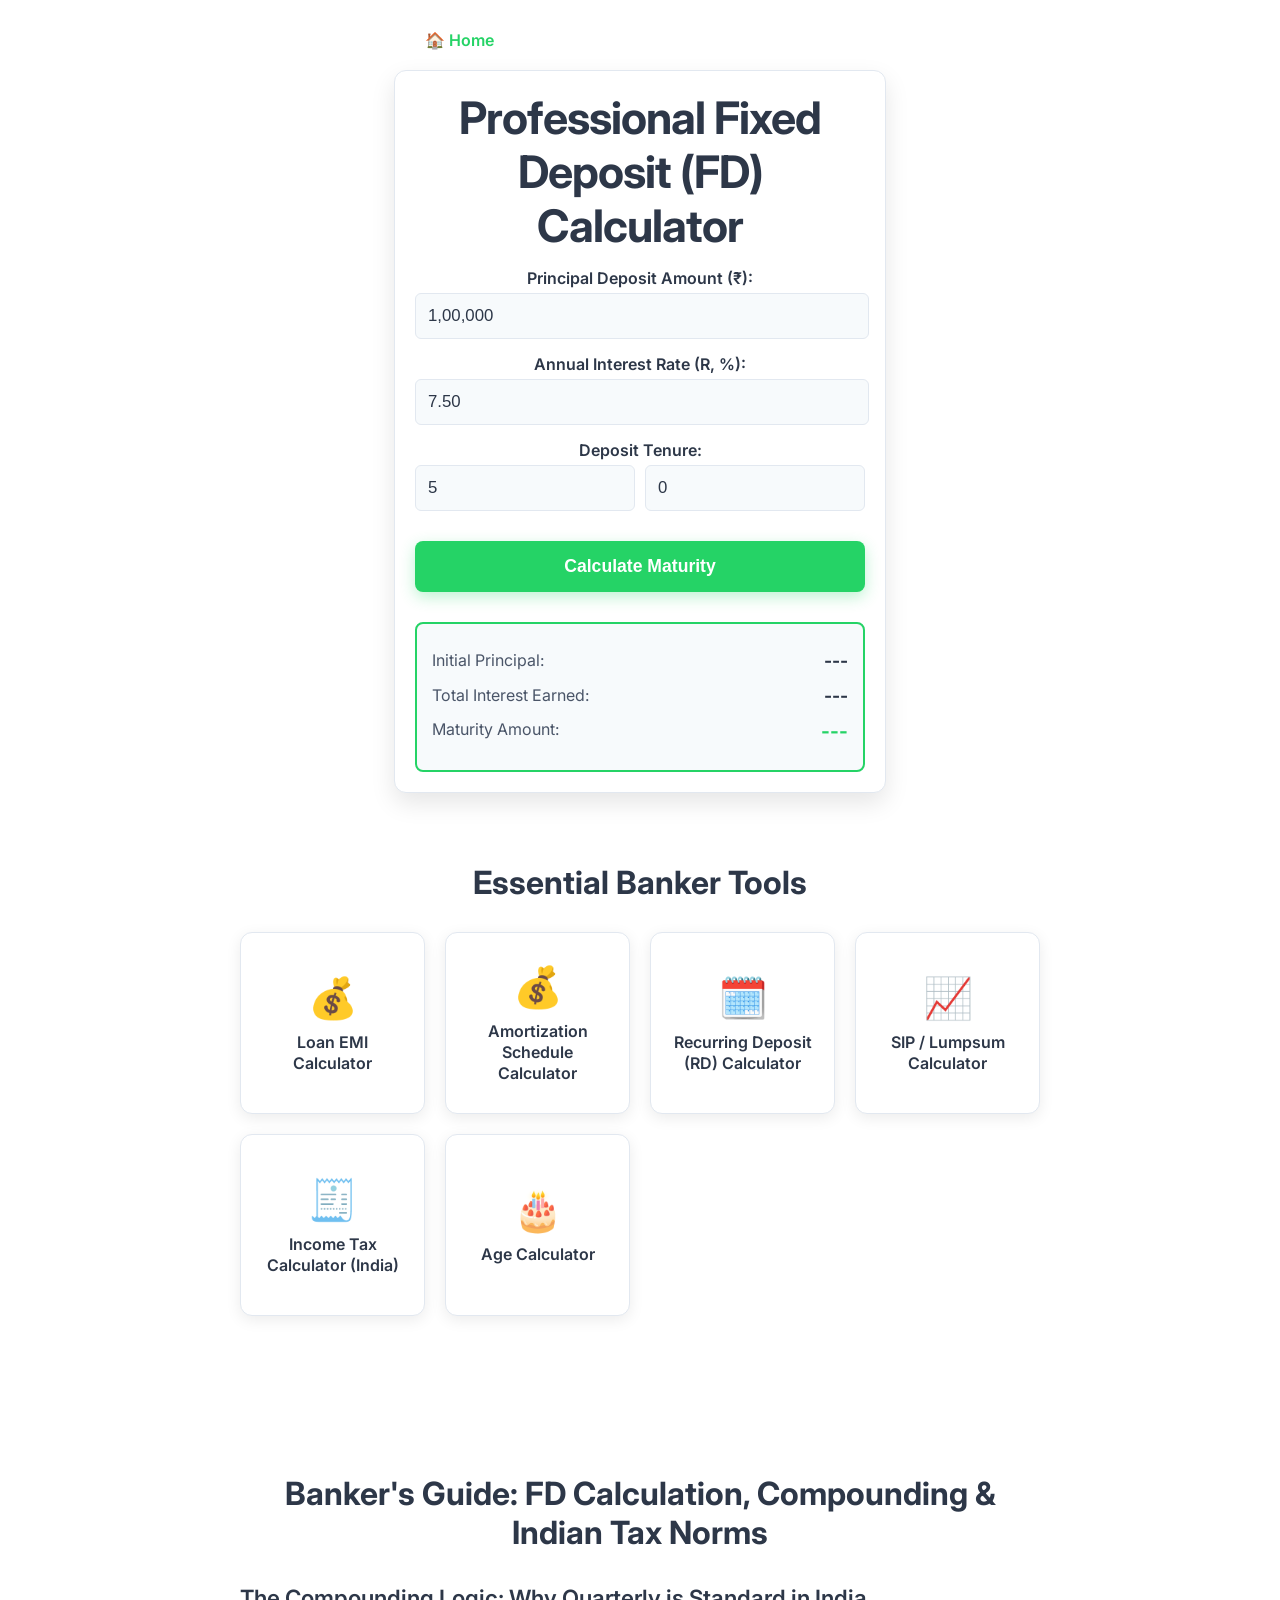
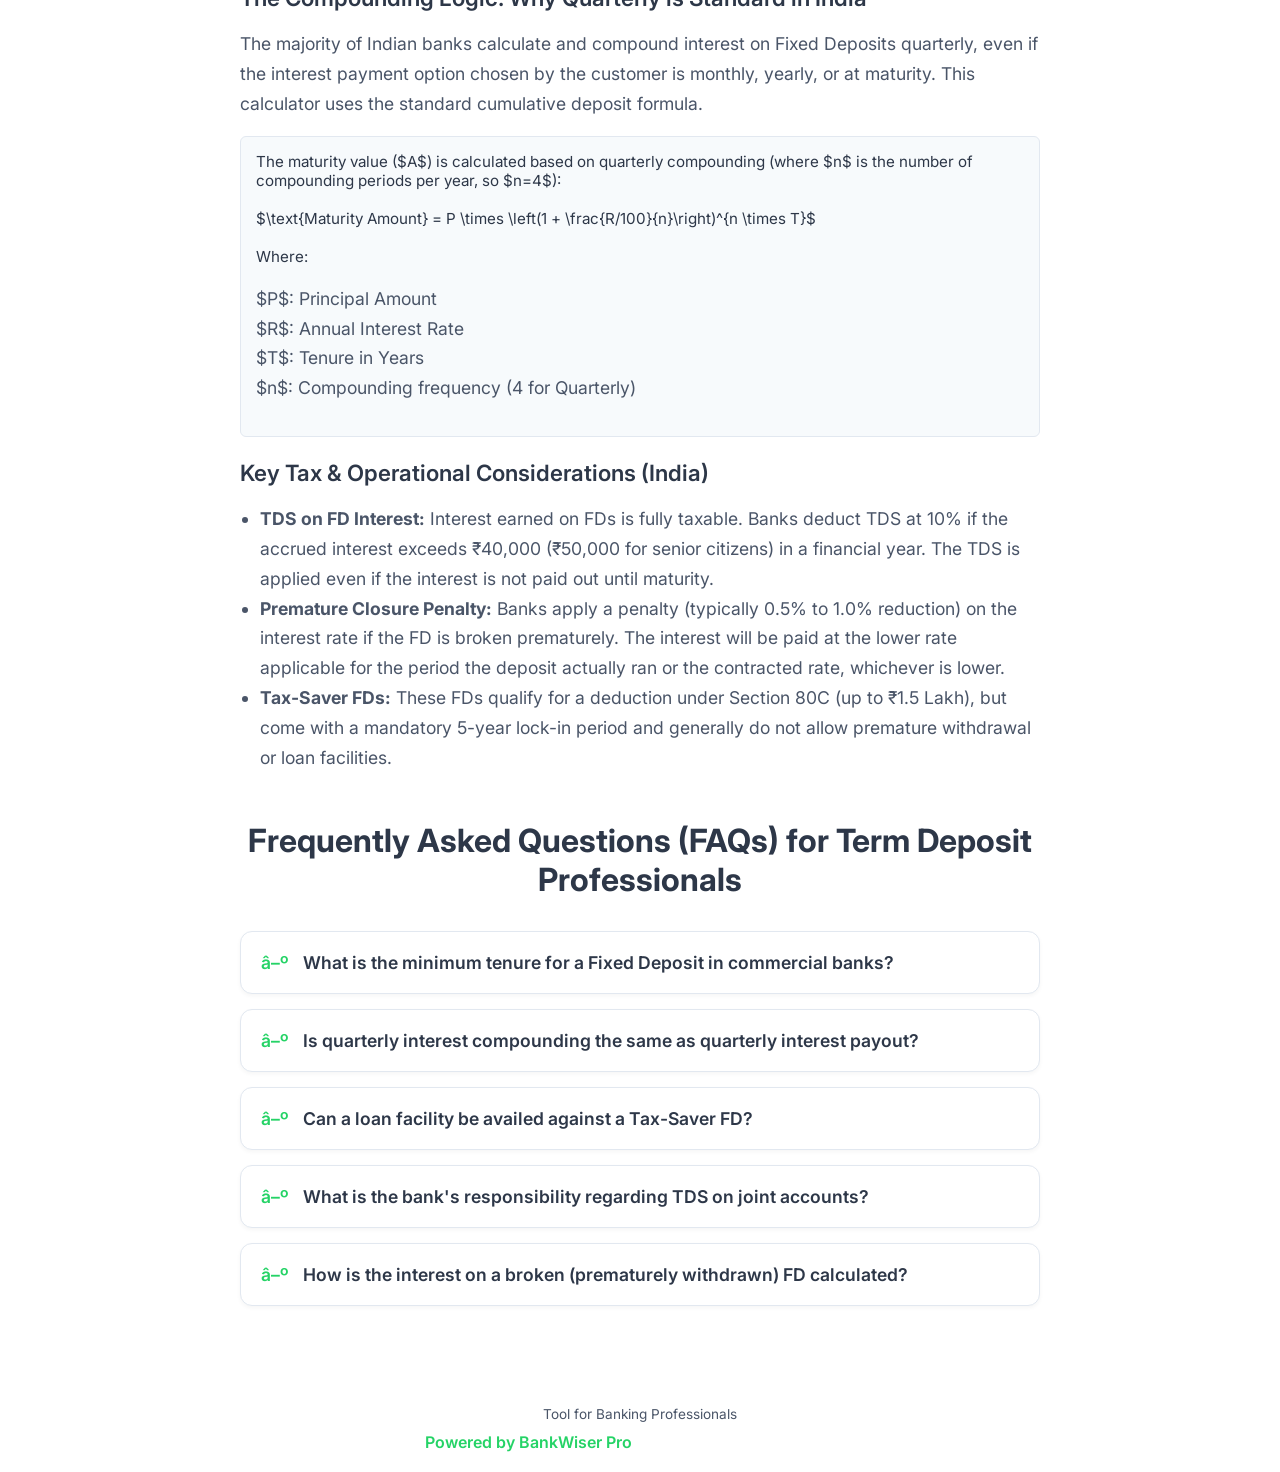
<file: fd.html>
<!DOCTYPE html>
<html lang="en">
<head>
    <meta charset="UTF-8">
    <link rel="icon" href="/favicon.ico" type="image/x-icon">
    <meta name="viewport" content="width=device-width, initial-scale=1.0">
    
    <title>Fixed Deposit (FD) Interest & Maturity Calculator | BankWiser Pro</title>
    <link rel="canonical" href="https://promotionstudymaterial.com/fd.html">
    <meta name="description" content="Calculate FD maturity value and interest earned with quarterly compounding. Includes TDS and premature withdrawal rules for Indian banks.">
    <meta name="keywords" content="fd calculator, fixed deposit, term deposit, interest calculator, maturity calculator, indian banks, bankwiser pro">

    <!-- Open Graph (for Facebook, LinkedIn, WhatsApp) -->
    <meta property="og:title" content="Fixed Deposit (FD) Calculator | BankWiser Pro">
    <meta property="og:description" content="Calculate FD maturity amount and interest earned with quarterly compounding. Essential for bankers and investors.">
    <meta property="og:image" content="https://promotionstudymaterial.com/og-image.jpg">
    <meta property="og:url" content="https://promotionstudymaterial.com/fd.html">
    <meta property="og:type" content="website">

    <!-- Twitter Card -->
    <meta name="twitter:card" content="summary_large_image">
    <meta name="twitter:title" content="BankWiser Pro: Fixed Deposit (FD) Calculator">
    <meta name="twitter:description" content="Instantly calculate maturity value for Fixed Deposits with quarterly compounding logic.">
    <meta name="twitter:image" content="https://promotionstudymaterial.com/og-image.jpg">

    <link rel="preconnect" href="https://fonts.googleapis.com" crossorigin>
    <link rel="preconnect" href="https://fonts.gstatic.com" crossorigin>
    <link href="https://fonts.googleapis.com/css2?family=Inter:wght@400;600;700&display=swap" rel="stylesheet" media="print" onload="this.media='all'">
    <noscript>
        <link href="https://fonts.googleapis.com/css2?family=Inter:wght@400;600;700&display=swap" rel="stylesheet">
    </noscript>

<script async src="https://www.googletagmanager.com/gtag/js?id=G-BJ517ZS7X0"></script>
<script src="js/common.js"></script>
<script>
  window.dataLayer = window.dataLayer || [];
  function gtag(){dataLayer.push(arguments);}
  gtag('js', new Date());

  gtag('config', 'G-BJ517ZS7X0');
</script>  
  
<link rel="stylesheet" href="css/style.css">

</head>
<body>
<div class="home-link">
    <a href="index.html">🏠 Home</a>
</div>
    <div class="container">
        <h1>Professional Fixed Deposit (FD) Calculator</h1>
        <form id="fdForm">
            
            <label for="principal">Principal Deposit Amount (₹):</label>
            <input type="text" id="principal" value="1,00,000" required inputmode="decimal" pattern="[0-9,]*">

            <label for="rate">Annual Interest Rate (R, %):</label>
            <input type="number" id="rate" value="7.50" min="0.01" step="0.01" required>

            <label>Deposit Tenure:</label>
            <div style="display: flex; gap: 10px;">
                <input type="number" id="tenureYears" value="5" min="0" step="1" placeholder="Years" style="width: 48%;" required>
                <input type="number" id="tenureMonths" value="0" min="0" max="11" step="1" placeholder="Months" style="width: 48%;" required>
            </div>

            <button type="submit">Calculate Maturity</button>
        </form>

        <div class="result-section">
            <p>Initial Principal: <span id="initialPrincipal" class="result-value">---</span></p>
            <p>Total Interest Earned: <span id="interestEarned" class="result-value">---</span></p>
            <p>Maturity Amount: <span id="maturityResult" class="result-value emi-value">---</span></p>
        </div>
        
    </div>
    
      <div class="calculator-header">Essential Banker Tools</div>
    <div class="calculator-grid">
        
        <a href="emi.html" class="calculator-tile">
            <span class="tile-icon">💰</span>
            <span class="tile-name">Loan EMI Calculator</span>
        </a>
        
	<a href="amortization.html" class="calculator-tile">
    		<span class="tile-icon">💰</span>
    		<span class="tile-name">Amortization Schedule Calculator</span>
		</a>
      
        <a href="rd.html" class="calculator-tile">
            <span class="tile-icon">🗓️</span>
            <span class="tile-name">Recurring Deposit (RD) Calculator</span>
        </a>
        
        <a href="sip.html" class="calculator-tile">
            <span class="tile-icon">📈</span>
            <span class="tile-name">SIP / Lumpsum Calculator</span>
        </a>
        
        <a href="it.html" class="calculator-tile">
            <span class="tile-icon">🧾</span>
            <span class="tile-name">Income Tax Calculator (India)</span>
        </a>
        
	<a href="agecalc.html" class="calculator-tile">
        	<span class="tile-icon">🎂</span>
        	<span class="tile-name">Age Calculator</span>
    	</a>
      
    </div>
  
    <div class="content-section">
        <h2>Banker's Guide: FD Calculation, Compounding & Indian Tax Norms</h2>
        
        <h3>The Compounding Logic: Why Quarterly is Standard in India</h3>
        <p>
            The majority of Indian banks calculate and compound interest on Fixed Deposits quarterly, even if the interest payment option chosen by the customer is monthly, yearly, or at maturity. This calculator uses the standard cumulative deposit formula.
        </p>
        <div class="formula-box">
            The maturity value ($A$) is calculated based on quarterly compounding (where $n$ is the number of compounding periods per year, so $n=4$):
            <br><br>
            $\text{Maturity Amount} = P \times \left(1 + \frac{R/100}{n}\right)^{n \times T}$
            <br><br>
            Where: 
            <ul>
                <li>$P$: Principal Amount</li>
                <li>$R$: Annual Interest Rate</li>
                <li>$T$: Tenure in Years</li>
                <li>$n$: Compounding frequency (4 for Quarterly)</li>
            </ul>
        </div>

        <h3>Key Tax & Operational Considerations (India)</h3>
        <ul style="list-style: disc; padding-left: 20px;">
            <li><strong>TDS on FD Interest:</strong> Interest earned on FDs is fully taxable. Banks deduct TDS at 10% if the accrued interest exceeds ₹40,000 (₹50,000 for senior citizens) in a financial year. The TDS is applied even if the interest is not paid out until maturity.</li>
            <li><strong>Premature Closure Penalty:</strong> Banks apply a penalty (typically 0.5% to 1.0% reduction) on the interest rate if the FD is broken prematurely. The interest will be paid at the lower rate applicable for the period the deposit actually ran or the contracted rate, whichever is lower.</li>
            <li><strong>Tax-Saver FDs:</strong> These FDs qualify for a deduction under Section 80C (up to ₹1.5 Lakh), but come with a mandatory 5-year lock-in period and generally do not allow premature withdrawal or loan facilities.</li>
        </ul>

        <h2>Frequently Asked Questions (FAQs) for Term Deposit Professionals</h2>
        
        <details>
            <summary>What is the minimum tenure for a Fixed Deposit in commercial banks?</summary>
            <p>
                As per RBI guidelines, the minimum tenure for a Fixed Deposit is 7 days. The maximum tenure is typically 10 years. Deposits below 7 days are generally not allowed, except in special cases such as inter-bank deposits.
            </p>
        </details>
        
        <details>
            <summary>Is quarterly interest compounding the same as quarterly interest payout?</summary>
            <p>
                No. Compounding is the frequency at which earned interest is added back to the principal to start earning interest itself. Payout is the frequency at which the bank actually sends the accumulated interest to the customer's account (e.g., monthly, quarterly, or at maturity). For Cumulative FDs, compounding is typically quarterly, but payout is at maturity.
            </p>
        </details>

        <details>
            <summary>Can a loan facility be availed against a Tax-Saver FD?</summary>
            <p>
                No. Because Tax-Saver FDs qualify for deduction under Section 80C and have a mandatory 5-year lock-in period, banks cannot offer a loan or overdraft facility against these specific deposits. This rule ensures the tax benefit is utilized for long-term savings.
            </p>
        </details>
        
        <details>
            <summary>What is the bank's responsibility regarding TDS on joint accounts?</summary>
            <p>
                In a joint FD account, the TDS certificate (Form 16A) is issued in the name of the first holder of the FD, as the first holder is usually the one considered primarily responsible for reporting the income. Banks must ensure the interest accrued is tracked against the first holder's PAN.
            </p>
        </details>
        
        <details>
            <summary>How is the interest on a broken (prematurely withdrawn) FD calculated?</summary>
            <p>
                When an FD is broken, the interest is not paid at the contracted rate. It is paid at the lower of two rates: (1) the rate applicable for the tenure the FD actually remained with the bank, OR (2) the original contracted rate. A penalty (e.g., 1%) is usually deducted from this new interest rate.
            </p>
        </details>
        
    </div>
    
    <div class="branding">
        Tool for Banking Professionals
    </div>
    <div class="home-link">
        <a href="https://play.google.com/store/apps/details?id=bankwiser.bankpromotion.material&hl=en" target="_blank" rel="noopener noreferrer">Powered by BankWiser Pro</a>
    </div>

    <script>
        // Currency formatter for Indian Rupees (INR)


        // Function to clean up amount input (remove commas)


        // Function to format number with commas (for principal display)


        // ----------------------------------------------------
        // Principal Input Formatting
        // ----------------------------------------------------
        const principalInput = document.getElementById('principal');
        
        // Format on blur
        principalInput.addEventListener('blur', function() {
            const cleanedValue = cleanNumber(this.value);
            if (!isNaN(cleanedValue)) {
                this.value = formatNumber(cleanedValue);
            }
        });

        // Clean on focus
        principalInput.addEventListener('focus', function() {
            if (this.value) {
                this.value = cleanNumber(this.value);
            }
        });

        // Initialize principal value with formatting
        if (principalInput.value) {
            principalInput.value = formatNumber(cleanNumber(principalInput.value));
        }

        // ----------------------------------------------------
        // FD Calculation Logic (Quarterly Compounding)
        // ----------------------------------------------------
        document.getElementById('fdForm').addEventListener('submit', function(e) {
            e.preventDefault();

            // 1. Get and clean values
            const P = cleanNumber(principalInput.value); // Principal
            const R_annual = parseFloat(document.getElementById('rate').value); // Annual Rate (%)
            const years = parseInt(document.getElementById('tenureYears').value); 
            const months = parseInt(document.getElementById('tenureMonths').value); 
            
            // Result elements
            const maturityResult = document.getElementById('maturityResult');
            const interestEarned = document.getElementById('interestEarned');
            const initialPrincipal = document.getElementById('initialPrincipal');
            
            // Set error states if inputs are invalid
            if (isNaN(P) || isNaN(R_annual) || isNaN(years) || isNaN(months) || P <= 0 || R_annual < 0 || (years === 0 && months === 0)) {
                maturityResult.textContent = "Invalid Input";
                interestEarned.textContent = "---";
                initialPrincipal.textContent = "---";
                return;
            }

            // 2. Calculation (Quarterly Compounding: n=4)
            const n = 4; // Compounding frequency per year
            const T_totalYears = years + (months / 12); // Total tenure in years
            const R_annual_decimal = R_annual / 100;

            const N_periods = n * T_totalYears; 
            
            let maturityAmount;
            
            if (R_annual_decimal === 0) {
                maturityAmount = P;
            } else {
                maturityAmount = P * Math.pow(1 + (R_annual_decimal / n), N_periods);
            }
            
            const totalInterest = maturityAmount - P;

            // 3. Display Results
            if (maturityAmount && !isNaN(maturityAmount)) {
                maturityResult.textContent = currencyFormatter.format(maturityAmount);
                interestEarned.textContent = currencyFormatter.format(totalInterest);
                initialPrincipal.textContent = currencyFormatter.format(P);
            } else {
                maturityResult.textContent = "N/A";
                interestEarned.textContent = "---";
                initialPrincipal.textContent = "---";
            }
        });
    </script>

</body>
</html>
</file>
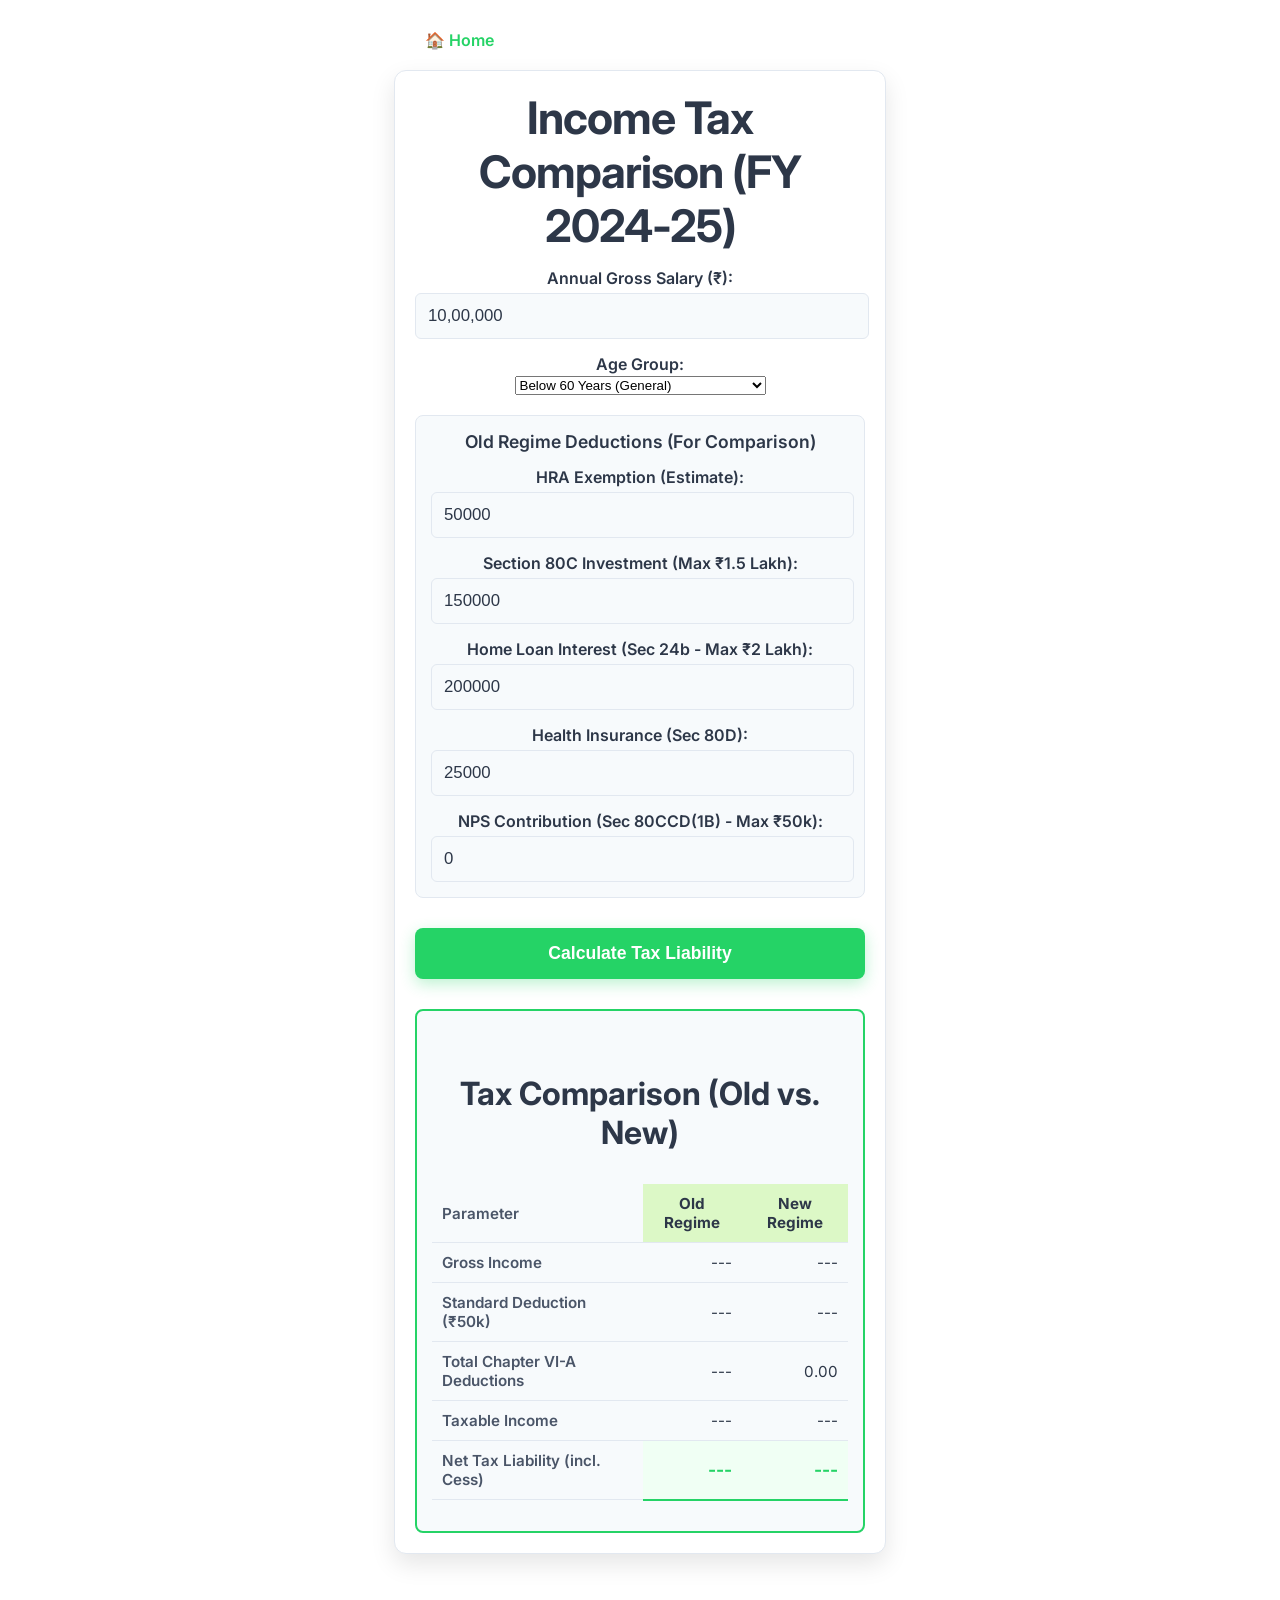
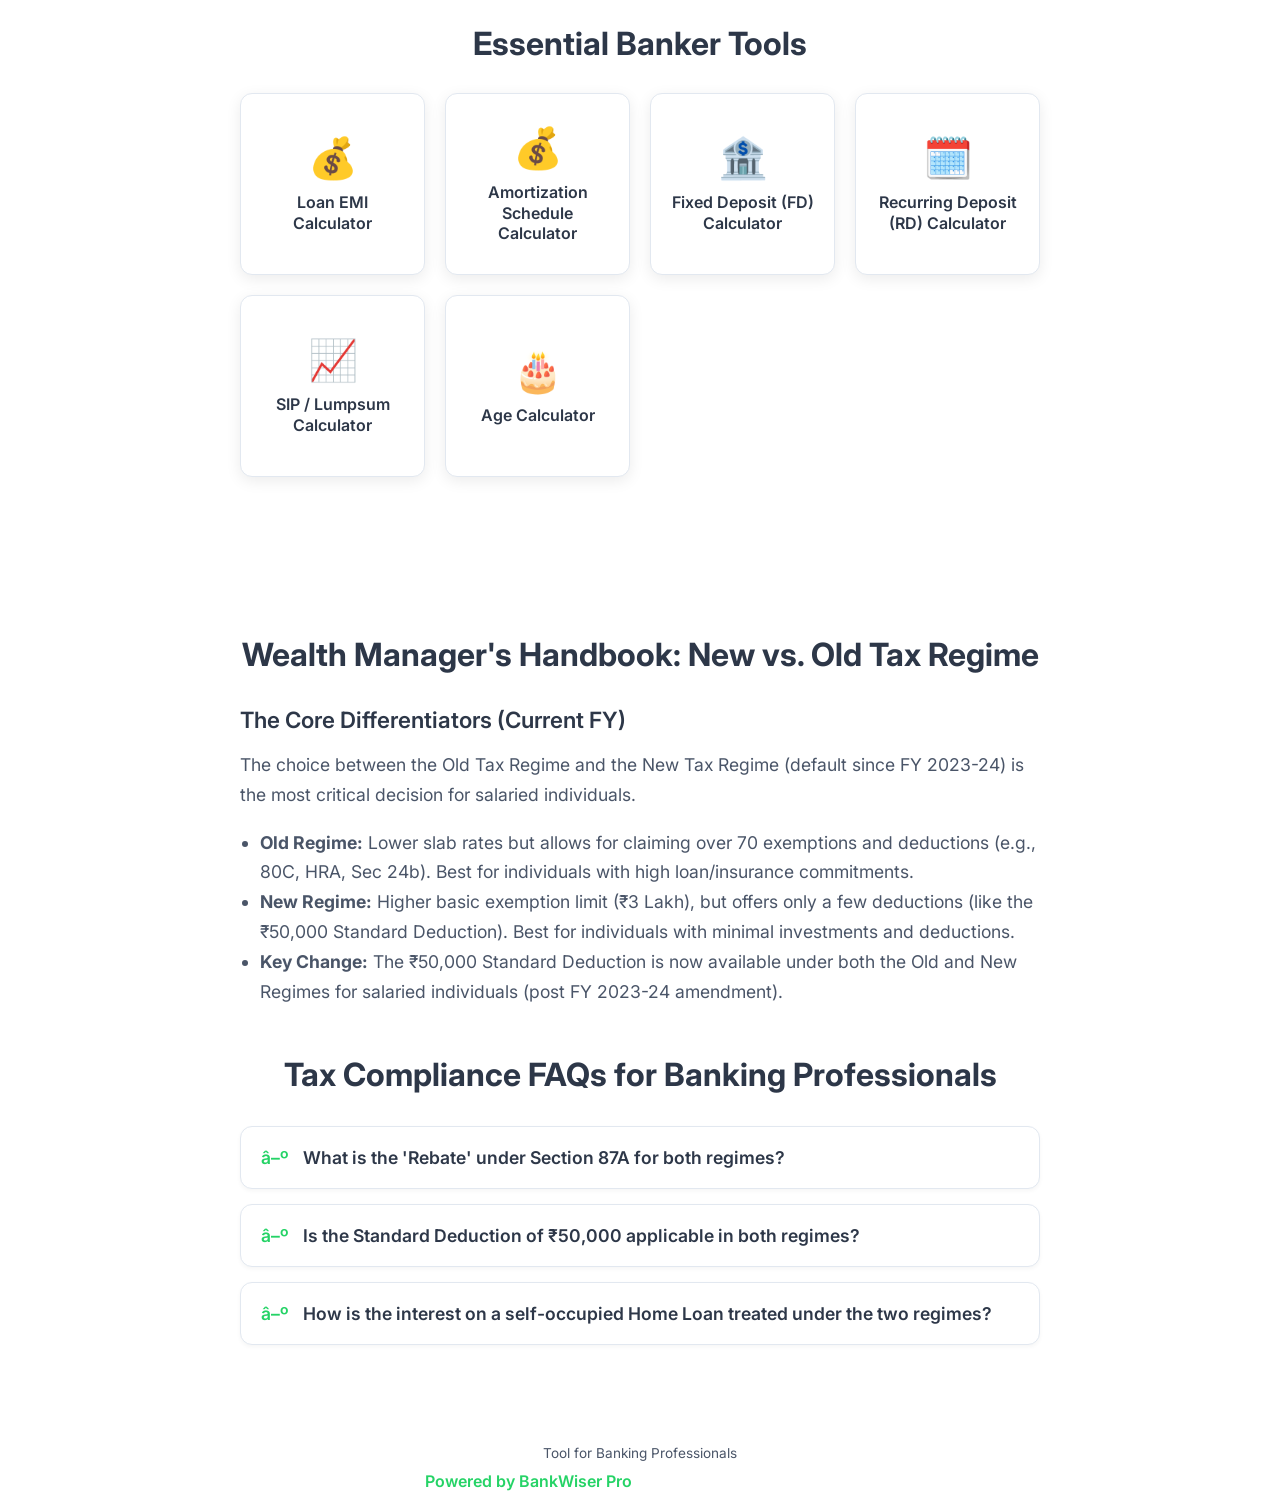
<file: it.html>
<!DOCTYPE html>
<html lang="en">
<head>
    <meta charset="UTF-8">
    <link rel="icon" href="/favicon.ico" type="image/x-icon">
    <meta name="viewport" content="width=device-width, initial-scale=1.0">
    
    <title>Advanced Income Tax Calculator (India) - New vs Old Regime Comparison | BankWiser Pro</title>
    <link rel="canonical" href="https://promotionstudymaterial.com/it.html">
    <meta name="description" content="Compare tax liability under the New vs. Old tax regimes. Instant calculation for FY 2024-25, including deductions like 80C, HRA, and home loan interest.">
    <meta name="keywords" content="income tax calculator, tax calculator india, new tax regime, old tax regime, tax comparison, 80c deduction, bankwiser pro">

    <!-- Open Graph (for Facebook, LinkedIn, WhatsApp) -->
    <meta property="og:title" content="Income Tax Calculator (India) - New vs Old Regime | BankWiser Pro">
    <meta property="og:description" content="Easily compare your tax outgo under the new and old tax regimes. Make an informed decision for the current financial year.">
    <meta property="og:image" content="https://promotionstudymaterial.com/og-image.jpg">
    <meta property="og:url" content="https://promotionstudymaterial.com/it.html">
    <meta property="og:type" content="website">

    <!-- Twitter Card -->
    <meta name="twitter:card" content="summary_large_image">
    <meta name="twitter:title" content="BankWiser Pro: Income Tax Calculator (New vs Old)">
    <meta name="twitter:description" content="Calculate and compare your income tax liability under both tax regimes to maximize your savings.">
    <meta name="twitter:image" content="https://promotionstudymaterial.com/og-image.jpg">

    <link rel="preconnect" href="https://fonts.googleapis.com" crossorigin>
    <link rel="preconnect" href="https://fonts.gstatic.com" crossorigin>
    <link href="https://fonts.googleapis.com/css2?family=Inter:wght@400;600;700&display=swap" rel="stylesheet" media="print" onload="this.media='all'">
    <noscript>
        <link href="https://fonts.googleapis.com/css2?family=Inter:wght@400;600;700&display=swap" rel="stylesheet">
    </noscript>

<script async src="https://www.googletagmanager.com/gtag/js?id=G-BJ517ZS7X0"></script>
<script src="js/common.js"></script>
<script>
  window.dataLayer = window.dataLayer || [];
  function gtag(){dataLayer.push(arguments);}
  gtag('js', new Date());

  gtag('config', 'G-BJ517ZS7X0');
</script>  
  
<link rel="stylesheet" href="css/style.css">
<style>
    #oldRegimeDeductions {
        border: 1px solid #E2E8F0;
        padding: 15px;
        border-radius: 8px;
        margin-top: 20px;
        background-color: var(--light-gray);
    }
    #oldRegimeDeductions h3 {
        margin-top: 0;
        margin-bottom: 10px;
        color: var(--primary-text);
        font-size: 1.1rem;
        text-align: center;
    }
    .tax-table {
        width: 100%;
        border-collapse: collapse;
        font-size: 0.95rem;
    }
    .tax-table th, .tax-table td {
        padding: 10px;
        text-align: right;
        border-bottom: 1px solid #E2E8F0;
    }
    .tax-table th {
        text-align: left;
        font-weight: 600;
        color: var(--gray-text);
    }
    .tax-table .regime-header {
        color: var(--primary-text);
        font-weight: 700;
        text-align: center;
        background-color: var(--pale-green);
    }
    .tax-table .tax-liability-row td {
        font-size: 1.1rem;
        font-weight: 700;
        color: var(--primary-green);
        background-color: #F0FFF4;
        border-bottom: 2px solid var(--primary-green);
    }
    .tax-saving {
        text-align: center;
        margin-top: 15px;
        font-weight: 700;
        color: #2F855A; /* Darker Green */
    }
    .tax-penalty {
        text-align: center;
        margin-top: 15px;
        font-weight: 700;
        color: #C53030; /* Darker Red */
    }
</style>
</head>
<body>
<div class="home-link">
    <a href="index.html">🏠 Home</a>
</div>
    <div class="container">
        <h1>Income Tax Comparison (FY 2024-25)</h1>
        <form id="taxForm">
            
            <label for="grossSalary">Annual Gross Salary (₹):</label>
            <input type="text" id="grossSalary" value="10,00,000" required inputmode="decimal" pattern="[0-9,]*">

            <label for="age">Age Group:</label>
            <select id="age">
                <option value="below60">Below 60 Years (General)</option>
                <option value="60to80">60 to 80 Years (Senior Citizen)</option>
                <option value="above80">Above 80 Years (Super Senior Citizen)</option>
            </select>
            
            <div id="oldRegimeDeductions">
                <h3>Old Regime Deductions (For Comparison)</h3>
                
                <label for="hraExempt">HRA Exemption (Estimate):</label>
                <input type="number" id="hraExempt" value="50000" min="0" step="100">

                <label for="sec80c">Section 80C Investment (Max ₹1.5 Lakh):</label>
                <input type="number" id="sec80c" value="150000" min="0" max="150000" step="100">

                <label for="sec24b">Home Loan Interest (Sec 24b - Max ₹2 Lakh):</label>
                <input type="number" id="sec24b" value="200000" min="0" max="200000" step="100">

                <label for="sec80d">Health Insurance (Sec 80D):</label>
                <input type="number" id="sec80d" value="25000" min="0" max="100000" step="100">
                
                <label for="sec80ccd1b">NPS Contribution (Sec 80CCD(1B) - Max ₹50k):</label>
                <input type="number" id="sec80ccd1b" value="0" min="0" max="50000" step="100">
                
            </div>

            <button type="submit">Calculate Tax Liability</button>
        </form>

        <div class="result-section">
            <h2>Tax Comparison (Old vs. New)</h2>
            <table class="tax-table">
                <thead>
                    <tr>
                        <th>Parameter</th>
                        <td class="regime-header">Old Regime</td>
                        <td class="regime-header">New Regime</td>
                    </tr>
                </thead>
                <tbody id="taxResultsBody">
                    <tr><th>Gross Income</th><td id="grossOld">---</td><td id="grossNew">---</td></tr>
                    <tr><th>Standard Deduction (₹50k)</th><td id="stdDeductionOld">---</td><td id="stdDeductionNew">---</td></tr>
                    <tr><th>Total Chapter VI-A Deductions</th><td id="totalDeductionsOld">---</td><td>0.00</td></tr>
                    <tr><th>Taxable Income</th><td id="taxableOld">---</td><td id="taxableNew">---</td></tr>
                    <tr class="tax-liability-row"><th>Net Tax Liability (incl. Cess)</th><td id="taxLiabilityOld">---</td><td id="taxLiabilityNew">---</td></tr>
                </tbody>
            </table>
            <div id="taxSavingsMessage" class="tax-saving"></div>
        </div>
    </div>

      <div class="calculator-header">Essential Banker Tools</div>
    <div class="calculator-grid">
        
        <a href="emi.html" class="calculator-tile">
            <span class="tile-icon">💰</span>
            <span class="tile-name">Loan EMI Calculator</span>
        </a>
        
	<a href="amortization.html" class="calculator-tile">
    		<span class="tile-icon">💰</span>
    		<span class="tile-name">Amortization Schedule Calculator</span>
		</a>
      
        <a href="fd.html" class="calculator-tile">
            <span class="tile-icon">🏦</span>
            <span class="tile-name">Fixed Deposit (FD) Calculator</span>
        </a>
        
        <a href="rd.html" class="calculator-tile">
            <span class="tile-icon">🗓️</span>
            <span class="tile-name">Recurring Deposit (RD) Calculator</span>
        </a>
        
        <a href="sip.html" class="calculator-tile">
            <span class="tile-icon">📈</span>
            <span class="tile-name">SIP / Lumpsum Calculator</span>
        </a>
                
	<a href="agecalc.html" class="calculator-tile">
        	<span class="tile-icon">🎂</span>
        	<span class="tile-name">Age Calculator</span>
    	</a>
      
    </div>
  
    <div class="content-section">
        <h2>Wealth Manager's Handbook: New vs. Old Tax Regime</h2>
        
        <h3>The Core Differentiators (Current FY)</h3>
        <p>
            The choice between the Old Tax Regime and the New Tax Regime (default since FY 2023-24) is the most critical decision for salaried individuals.
        </p>
        <ul style="list-style: disc; padding-left: 20px;">
            <li><strong>Old Regime:</strong> Lower slab rates but allows for claiming over 70 exemptions and deductions (e.g., 80C, HRA, Sec 24b). Best for individuals with high loan/insurance commitments.</li>
            <li><strong>New Regime:</strong> Higher basic exemption limit (₹3 Lakh), but offers only a few deductions (like the ₹50,000 Standard Deduction). Best for individuals with minimal investments and deductions.</li>
            <li><strong>Key Change:</strong> The ₹50,000 Standard Deduction is now available under both the Old and New Regimes for salaried individuals (post FY 2023-24 amendment).</li>
        </ul>

        <h2>Tax Compliance FAQs for Banking Professionals</h2>
        
        <details>
            <summary>What is the 'Rebate' under Section 87A for both regimes?</summary>
            <p>
                Section 87A offers a full tax rebate if the taxable income does not exceed a certain limit. For the New Regime, the limit is ₹7 Lakh. For the Old Regime, the limit is ₹5 Lakh. This means those earning just above these limits may pay significantly more tax.
            </p>
        </details>
        
        <details>
            <summary>Is the Standard Deduction of ₹50,000 applicable in both regimes?</summary>
            <p>
                Yes, for the current Financial Year, the Standard Deduction of ₹50,000 for salaried and pensioners is applicable under both the Old and the New Tax Regimes. This significantly improved the benefit of the New Regime.
            </p>
        </details>

        <details>
            <summary>How is the interest on a self-occupied Home Loan treated under the two regimes?</summary>
            <p>
                Under the Old Regime, interest paid on a self-occupied house property loan (Sec 24b) is deductible up to ₹2 Lakh per annum. Under the New Regime, this deduction is not available, making the Old Regime often better for high home loan borrowers.
            </p>
        </details>
        
    </div>
    
    <div class="branding">
        Tool for Banking Professionals
    </div>
    <div class="home-link">
        <a href="https://play.google.com/store/apps/details?id=bankwiser.bankpromotion.material&hl=en" target="_blank" rel="noopener noreferrer">Powered by BankWiser Pro</a>
    </div>

    <script>




        const STANDARD_DEDUCTION = 50000;
        const HEALTH_CESS = 0.04;

        const OLD_REGIME_SLABS = {
            below60: [{ limit: 250000, rate: 0.00 }, { limit: 500000, rate: 0.05 }, { limit: 1000000, rate: 0.20 }, { limit: Infinity, rate: 0.30 }],
            '60to80': [{ limit: 300000, rate: 0.00 }, { limit: 500000, rate: 0.05 }, { limit: 1000000, rate: 0.20 }, { limit: Infinity, rate: 0.30 }],
            above80: [{ limit: 500000, rate: 0.00 }, { limit: 1000000, rate: 0.20 }, { limit: Infinity, rate: 0.30 }]
        };
        const NEW_REGIME_SLABS = [{ limit: 300000, rate: 0.00 }, { limit: 600000, rate: 0.05 }, { limit: 900000, rate: 0.10 }, { limit: 1200000, rate: 0.15 }, { limit: 1500000, rate: 0.20 }, { limit: Infinity, rate: 0.30 }];

        function calculateTax(taxableIncome, slabs) {
            let tax = 0;
            let lastLimit = 0;
            for (const slab of slabs) {
                if (taxableIncome > lastLimit) {
                    const taxableInSlab = Math.min(taxableIncome, slab.limit) - lastLimit;
                    tax += taxableInSlab * slab.rate;
                }
                lastLimit = slab.limit;
            }
            return tax;
        }

        document.getElementById('taxForm').addEventListener('submit', function(e) {
            e.preventDefault();

            const grossSalary = cleanNumber(document.getElementById('grossSalary').value) || 0;
            const ageGroup = document.getElementById('age').value;
            
            const hraExempt = cleanNumber(document.getElementById('hraExempt').value) || 0;
            const sec80c = Math.min(cleanNumber(document.getElementById('sec80c').value) || 0, 150000);
            const sec24b = Math.min(cleanNumber(document.getElementById('sec24b').value) || 0, 200000);
            const sec80d = cleanNumber(document.getElementById('sec80d').value) || 0;
            const sec80ccd1b = Math.min(cleanNumber(document.getElementById('sec80ccd1b').value) || 0, 50000);

            // Old Regime
            const totalDeductionsOld = hraExempt + STANDARD_DEDUCTION + sec24b + sec80c + sec80d + sec80ccd1b;
            let taxableOld = grossSalary - totalDeductionsOld;
            taxableOld = Math.max(0, taxableOld);
            
            let taxBeforeCessOld = calculateTax(taxableOld, OLD_REGIME_SLABS[ageGroup]);
            if (taxableOld <= 500000) taxBeforeCessOld = 0; // Rebate 87A
            const taxLiabilityOld = taxBeforeCessOld * (1 + HEALTH_CESS);

            // New Regime
            let taxableNew = grossSalary - STANDARD_DEDUCTION;
            taxableNew = Math.max(0, taxableNew);

            let taxBeforeCessNew = calculateTax(taxableNew, NEW_REGIME_SLABS);
            if (taxableNew <= 700000) taxBeforeCessNew = 0; // Rebate 87A
            const taxLiabilityNew = taxBeforeCessNew * (1 + HEALTH_CESS);

            document.getElementById('taxResultsBody').innerHTML = `
                <tr><th>Gross Income</th><td>${currencyFormatterNoDecimals.format(grossSalary)}</td><td>${currencyFormatterNoDecimals.format(grossSalary)}</td></tr>
                <tr><th>Standard Deduction</th><td>${currencyFormatterNoDecimals.format(STANDARD_DEDUCTION)}</td><td>${currencyFormatterNoDecimals.format(STANDARD_DEDUCTION)}</td></tr>
                <tr><th>Total Other Deductions</th><td>${currencyFormatterNoDecimals.format(totalDeductionsOld - STANDARD_DEDUCTION)}</td><td>${currencyFormatterNoDecimals.format(0)}</td></tr>
                <tr><th>Taxable Income</th><td>${currencyFormatterNoDecimals.format(taxableOld)}</td><td>${currencyFormatterNoDecimals.format(taxableNew)}</td></tr>
                <tr class="tax-liability-row"><th>Net Tax Liability</th><td id="taxLiabilityOld">${currencyFormatterNoDecimals.format(taxLiabilityOld)}</td><td id="taxLiabilityNew">${currencyFormatterNoDecimals.format(taxLiabilityNew)}</td></tr>
            `;

            const savings = taxLiabilityOld - taxLiabilityNew;
            const taxSavingsMessage = document.getElementById('taxSavingsMessage');
            if (savings > 0) {
                taxSavingsMessage.textContent = `You save ${currencyFormatterNoDecimals.format(savings)} by choosing the New Regime!`;
                taxSavingsMessage.className = 'tax-saving';
            } else if (savings < 0) {
                taxSavingsMessage.textContent = `You save ${currencyFormatterNoDecimals.format(Math.abs(savings))} by choosing the Old Regime!`;
                taxSavingsMessage.className = 'tax-penalty';
            } else {
                taxSavingsMessage.textContent = `Tax liability is the same under both regimes.`;
                taxSavingsMessage.className = 'tax-neutral';
            }
        });

        const grossSalaryInput = document.getElementById('grossSalary');
        grossSalaryInput.addEventListener('blur', function() {
            const cleanedValue = cleanNumber(this.value);
            if (!isNaN(cleanedValue)) { this.value = formatNumber(cleanedValue); }
        });
        grossSalaryInput.addEventListener('focus', function() {
            if (this.value) { this.value = cleanNumber(this.value); }
        });
        if (grossSalaryInput.value) {
            grossSalaryInput.value = formatNumber(cleanNumber(grossSalaryInput.value));
        }
    </script>

</body>
</html>
</file>
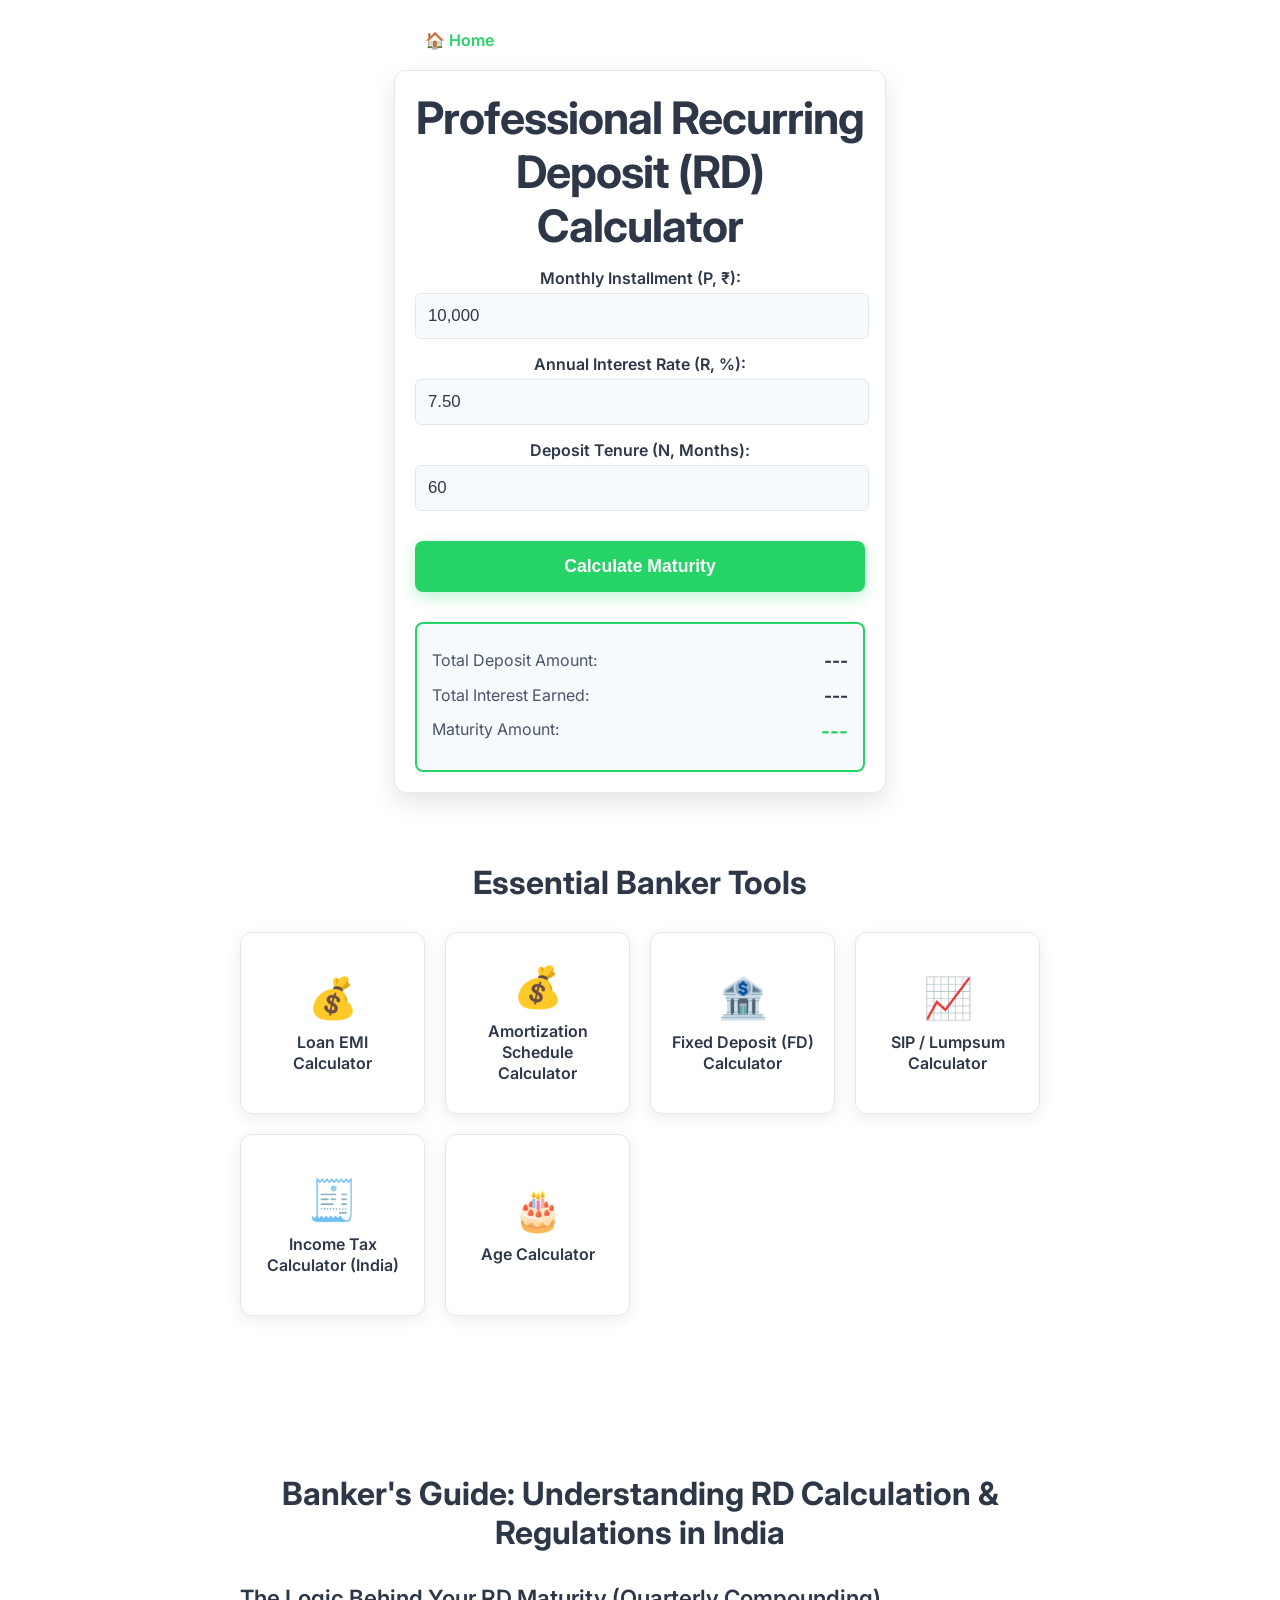
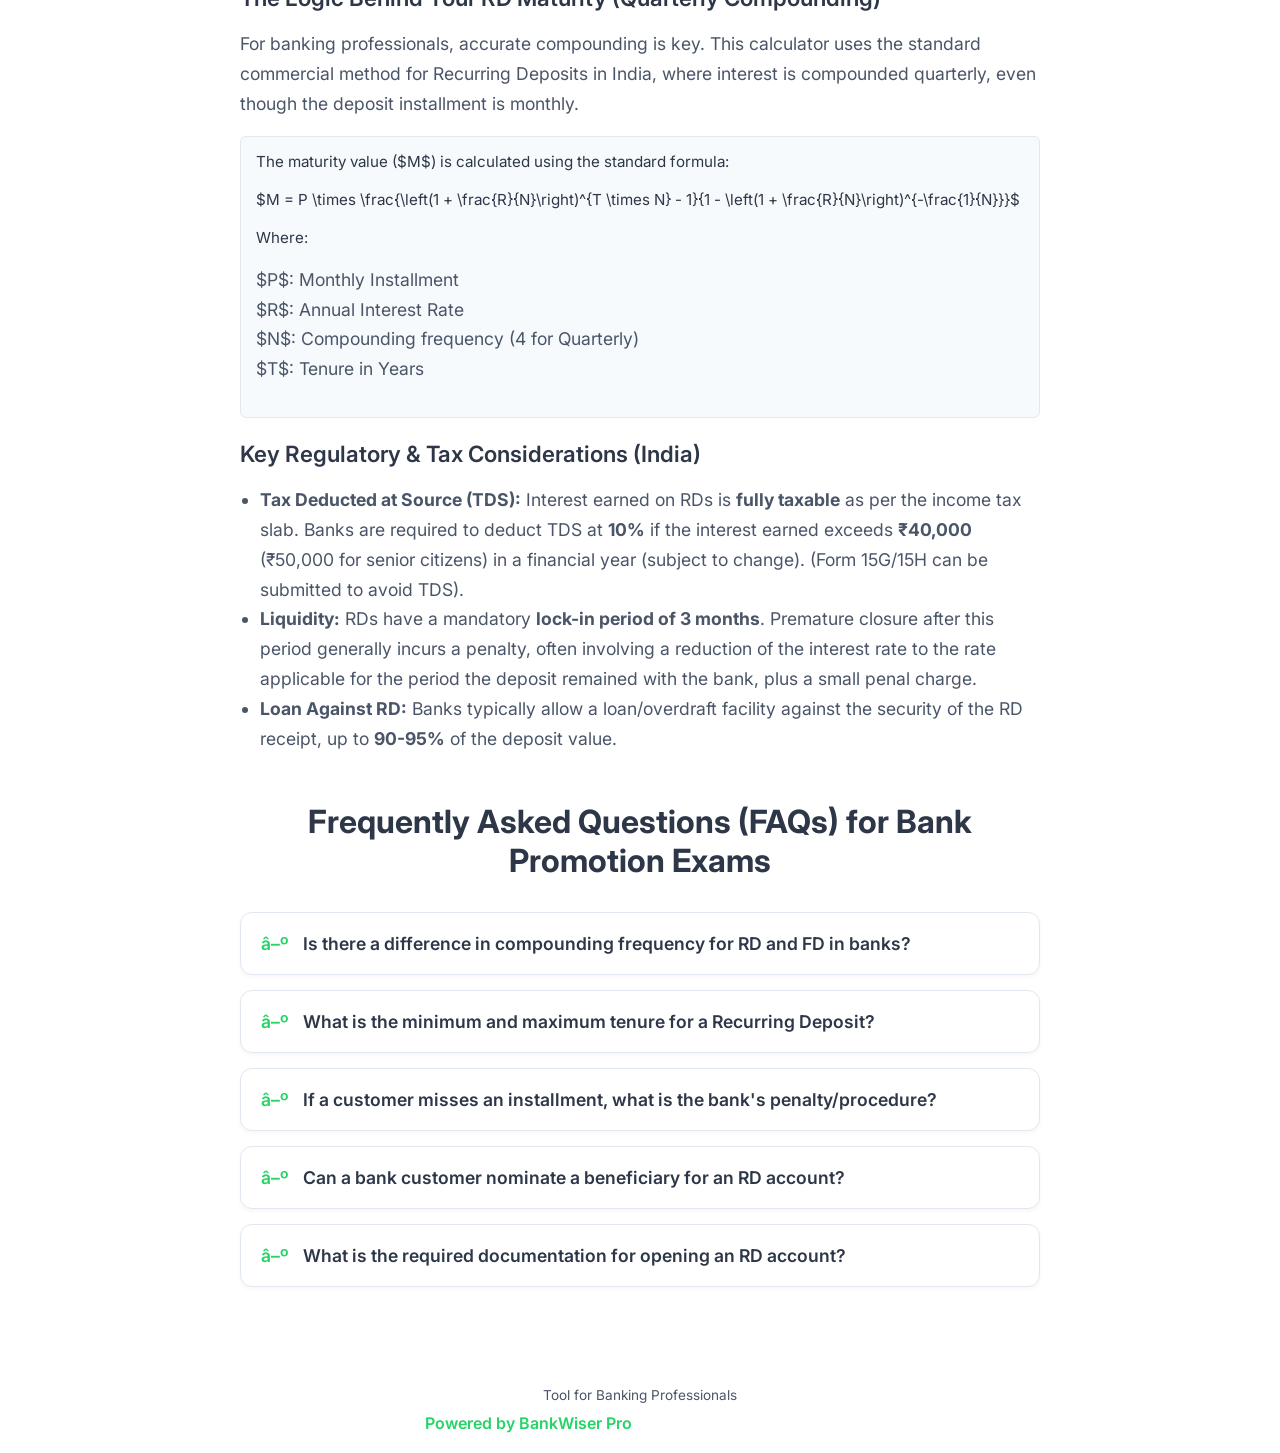
<file: rd.html>
<!DOCTYPE html>
<html lang="en">
<head>
    <meta charset="UTF-8">
    <link rel="icon" href="/favicon.ico" type="image/x-icon">
    <meta name="viewport" content="width=device-width, initial-scale=1.0">
    
    <title>Recurring Deposit (RD) Calculator with Quarterly Compounding | BankWiser Pro</title>
    <link rel="canonical" href="https://promotionstudymaterial.com/rd.html">
    <meta name="description" content="Calculate RD maturity amount and interest with quarterly compounding. Includes TDS rules and premature closure info for Indian banks.">
    <meta name="keywords" content="rd calculator, recurring deposit, rd interest calculator, rd maturity amount, post office rd, bank rd, bankwiser pro">

    <!-- Open Graph (for Facebook, LinkedIn, WhatsApp) -->
    <meta property="og:title" content="Recurring Deposit (RD) Calculator | BankWiser Pro">
    <meta property="og:description" content="Instantly calculate maturity value for Recurring Deposits with quarterly compounding logic.">
    <meta property="og:image" content="https://promotionstudymaterial.com/og-image.jpg">
    <meta property="og:url" content="https://promotionstudymaterial.com/rd.html">
    <meta property="og:type" content="website">

    <!-- Twitter Card -->
    <meta name="twitter:card" content="summary_large_image">
    <meta name="twitter:title" content="BankWiser Pro: Recurring Deposit (RD) Calculator">
    <meta name="twitter:description" content="Plan your savings with our RD calculator. See maturity amount and interest earned.">
    <meta name="twitter:image" content="https://promotionstudymaterial.com/og-image.jpg">

    <link rel="preconnect" href="https://fonts.googleapis.com" crossorigin>
    <link rel="preconnect" href="https://fonts.gstatic.com" crossorigin>
    <link href="https://fonts.googleapis.com/css2?family=Inter:wght@400;600;700&display=swap" rel="stylesheet" media="print" onload="this.media='all'">
    <noscript>
        <link href="https://fonts.googleapis.com/css2?family=Inter:wght@400;600;700&display=swap" rel="stylesheet">
    </noscript>

<script async src="https://www.googletagmanager.com/gtag/js?id=G-BJ517ZS7X0"></script>
<script src="js/common.js"></script>
<script>
  window.dataLayer = window.dataLayer || [];
  function gtag(){dataLayer.push(arguments);}
  gtag('js', new Date());

  gtag('config', 'G-BJ517ZS7X0');
</script>  
  
<link rel="stylesheet" href="css/style.css">
</head>
<body>
<div class="home-link">
    <a href="index.html">🏠 Home</a>
</div>
    <div class="container">
        <h1>Professional Recurring Deposit (RD) Calculator</h1>
        <form id="rdForm">
            
            <label for="installment">Monthly Installment (P, ₹):</label>
            <input type="text" id="installment" value="10,000" required inputmode="decimal" pattern="[0-9,]*">

            <label for="rate">Annual Interest Rate (R, %):</label>
            <input type="number" id="rate" value="7.50" min="0.01" step="0.01" required>

            <label for="tenure">Deposit Tenure (N, Months):</label>
            <input type="number" id="tenure" value="60" min="6" step="1" required>

            <button type="submit">Calculate Maturity</button>
        </form>

        <div class="result-section">
            <p>Total Deposit Amount: <span id="totalDeposit" class="result-value">---</span></p>
            <p>Total Interest Earned: <span id="interestEarned" class="result-value">---</span></p>
            <p>Maturity Amount: <span id="maturityResult" class="result-value emi-value">---</span></p>
        </div>
        
    </div>
    
      <div class="calculator-header">Essential Banker Tools</div>
    <div class="calculator-grid">
        
        <a href="emi.html" class="calculator-tile">
            <span class="tile-icon">💰</span>
            <span class="tile-name">Loan EMI Calculator</span>
        </a>
        
	<a href="amortization.html" class="calculator-tile">
    		<span class="tile-icon">💰</span>
    		<span class="tile-name">Amortization Schedule Calculator</span>
		</a>
      
        <a href="fd.html" class="calculator-tile">
            <span class="tile-icon">🏦</span>
            <span class="tile-name">Fixed Deposit (FD) Calculator</span>
        </a>
        
        <a href="sip.html" class="calculator-tile">
            <span class="tile-icon">📈</span>
            <span class="tile-name">SIP / Lumpsum Calculator</span>
        </a>
        
        <a href="it.html" class="calculator-tile">
            <span class="tile-icon">🧾</span>
            <span class="tile-name">Income Tax Calculator (India)</span>
        </a>
      
	<a href="agecalc.html" class="calculator-tile">
        	<span class="tile-icon">🎂</span>
        	<span class="tile-name">Age Calculator</span>
    	</a>
      
    </div>
  
    <div class="content-section">
        <h2>Banker's Guide: Understanding RD Calculation & Regulations in India</h2>
        
        <h3>The Logic Behind Your RD Maturity (Quarterly Compounding)</h3>
        <p>
            For banking professionals, accurate compounding is key. This calculator uses the standard commercial method for Recurring Deposits in India, where interest is compounded quarterly, even though the deposit installment is monthly.
        </p>
        <div class="formula-box">
            The maturity value ($M$) is calculated using the standard formula:
            <br><br>
            $M = P \times \frac{\left(1 + \frac{R}{N}\right)^{T \times N} - 1}{1 - \left(1 + \frac{R}{N}\right)^{-\frac{1}{N}}}$
            <br><br>
            Where:
            <ul>
                <li>$P$: Monthly Installment</li>
                <li>$R$: Annual Interest Rate</li>
                <li>$N$: Compounding frequency (4 for Quarterly)</li>
                <li>$T$: Tenure in Years</li>
            </ul>
        </div>

        <h3>Key Regulatory & Tax Considerations (India)</h3>
        <ul style="list-style: disc; padding-left: 20px;">
            <li><strong>Tax Deducted at Source (TDS):</strong> Interest earned on RDs is <strong>fully taxable</strong> as per the income tax slab. Banks are required to deduct TDS at <strong>10%</strong> if the interest earned exceeds <strong>₹40,000</strong> (₹50,000 for senior citizens) in a financial year (subject to change). (Form 15G/15H can be submitted to avoid TDS).</li>
            <li><strong>Liquidity:</strong> RDs have a mandatory <strong>lock-in period of 3 months</strong>. Premature closure after this period generally incurs a penalty, often involving a reduction of the interest rate to the rate applicable for the period the deposit remained with the bank, plus a small penal charge.</li>
            <li><strong>Loan Against RD:</strong> Banks typically allow a loan/overdraft facility against the security of the RD receipt, up to <strong>90-95%</strong> of the deposit value.</li>
        </ul>

        <h2>Frequently Asked Questions (FAQs) for Bank Promotion Exams</h2>
        
        <details>
            <summary>Is there a difference in compounding frequency for RD and FD in banks?</summary>
            <p>
                Yes. While <strong>Fixed Deposit (FD)</strong> interest is usually compounded <strong>quarterly</strong>, it is paid out (or re-invested) annually. <strong>Recurring Deposit (RD)</strong> interest is calculated on monthly installments but compounded <strong>quarterly</strong>. This quarterly compounding is essential for accurately computing the maturity amount on RDs.
            </p>
        </details>
        
        <details>
            <summary>What is the minimum and maximum tenure for a Recurring Deposit?</summary>
            <p>
                The minimum tenure for a Recurring Deposit is typically <strong>6 months</strong>. The tenure can be in multiples of 3 months thereafter (e.g., 9, 12, 15 months). The maximum tenure usually goes up to <strong>10 years (120 months)</strong>.
            </p>
        </details>

        <details>
            <summary>If a customer misses an installment, what is the bank's penalty/procedure?</summary>
            <p>
                Banks levy a penalty for default on monthly installments, typically charged as a fine (e.g., ₹1.5 to ₹2 per ₹100 of installment) for the month of default. If the default continues for a specified period (e.g., 6 consecutive months), the bank may have the right to prematurely close the RD account.
            </p>
        </details>
        
        <details>
            <summary>Can a bank customer nominate a beneficiary for an RD account?</summary>
            <p>
                Yes, nomination facility under Section 45ZA of the Banking Regulation Act, 1949, is available for Recurring Deposits. This is crucial for smooth claims processing in the event of the depositor's demise.
            </p>
        </details>
        
        <details>
            <summary>What is the required documentation for opening an RD account?</summary>
            <p>
                For KYC-compliant customers, no additional documentation is needed. For new customers, <strong>Proof of Identity</strong> (e.g., PAN Card, Aadhaar Card) and <strong>Proof of Address</strong> (e.g., Utility Bill) are required, similar to opening a Savings Bank Account or FD.
            </p>
        </details>
        
    </div>
    
    <div class="branding">
        Tool for Banking Professionals
    </div>
    <div class="home-link">
        <a href="https://play.google.com/store/apps/details?id=bankwiser.bankpromotion.material&hl=en" target="_blank" rel="noopener noreferrer">Powered by BankWiser Pro</a>
    </div>

    <script>




        const installmentInput = document.getElementById('installment');
        installmentInput.addEventListener('blur', function() {
            const cleanedValue = cleanNumber(this.value);
            if (!isNaN(cleanedValue)) { this.value = formatNumber(cleanedValue); }
        });
        installmentInput.addEventListener('focus', function() {
            if (this.value) { this.value = cleanNumber(this.value); }
        });
        if (installmentInput.value) {
            installmentInput.value = formatNumber(cleanNumber(installmentInput.value));
        }

        document.getElementById('rdForm').addEventListener('submit', function(e) {
            e.preventDefault();

            const P = cleanNumber(installmentInput.value);
            const R_annual = parseFloat(document.getElementById('rate').value);
            const N_months = parseInt(document.getElementById('tenure').value);
            
            const maturityResult = document.getElementById('maturityResult');
            const interestEarned = document.getElementById('interestEarned');
            const totalDeposit = document.getElementById('totalDeposit');
            
            if (isNaN(P) || isNaN(R_annual) || isNaN(N_months) || P <= 0 || R_annual < 0 || N_months < 6) {
                maturityResult.textContent = "Invalid Input";
                interestEarned.textContent = "---";
                totalDeposit.textContent = "---";
                return;
            }

            const R_quarterly = R_annual / 400; // Quarterly rate as a decimal
            const T_quarters = N_months / 3;
            
            let maturityAmount = 0;
            if (R_quarterly > 0) {
                maturityAmount = P * ( (Math.pow(1 + R_quarterly, T_quarters) - 1) / (1 - Math.pow(1 + R_quarterly, -1/3)) );
            } else {
                maturityAmount = P * N_months;
            }
            
            const totalDepositAmount = P * N_months;
            const totalInterest = maturityAmount - totalDepositAmount;

            if (maturityAmount && !isNaN(maturityAmount)) {
                maturityResult.textContent = currencyFormatter.format(maturityAmount);
                interestEarned.textContent = currencyFormatter.format(totalInterest);
                totalDeposit.textContent = currencyFormatter.format(totalDepositAmount);
            } else {
                maturityResult.textContent = "N/A";
                interestEarned.textContent = "---";
                totalDeposit.textContent = "---";
            }
        });
    </script>

</body>
</html>
</file>
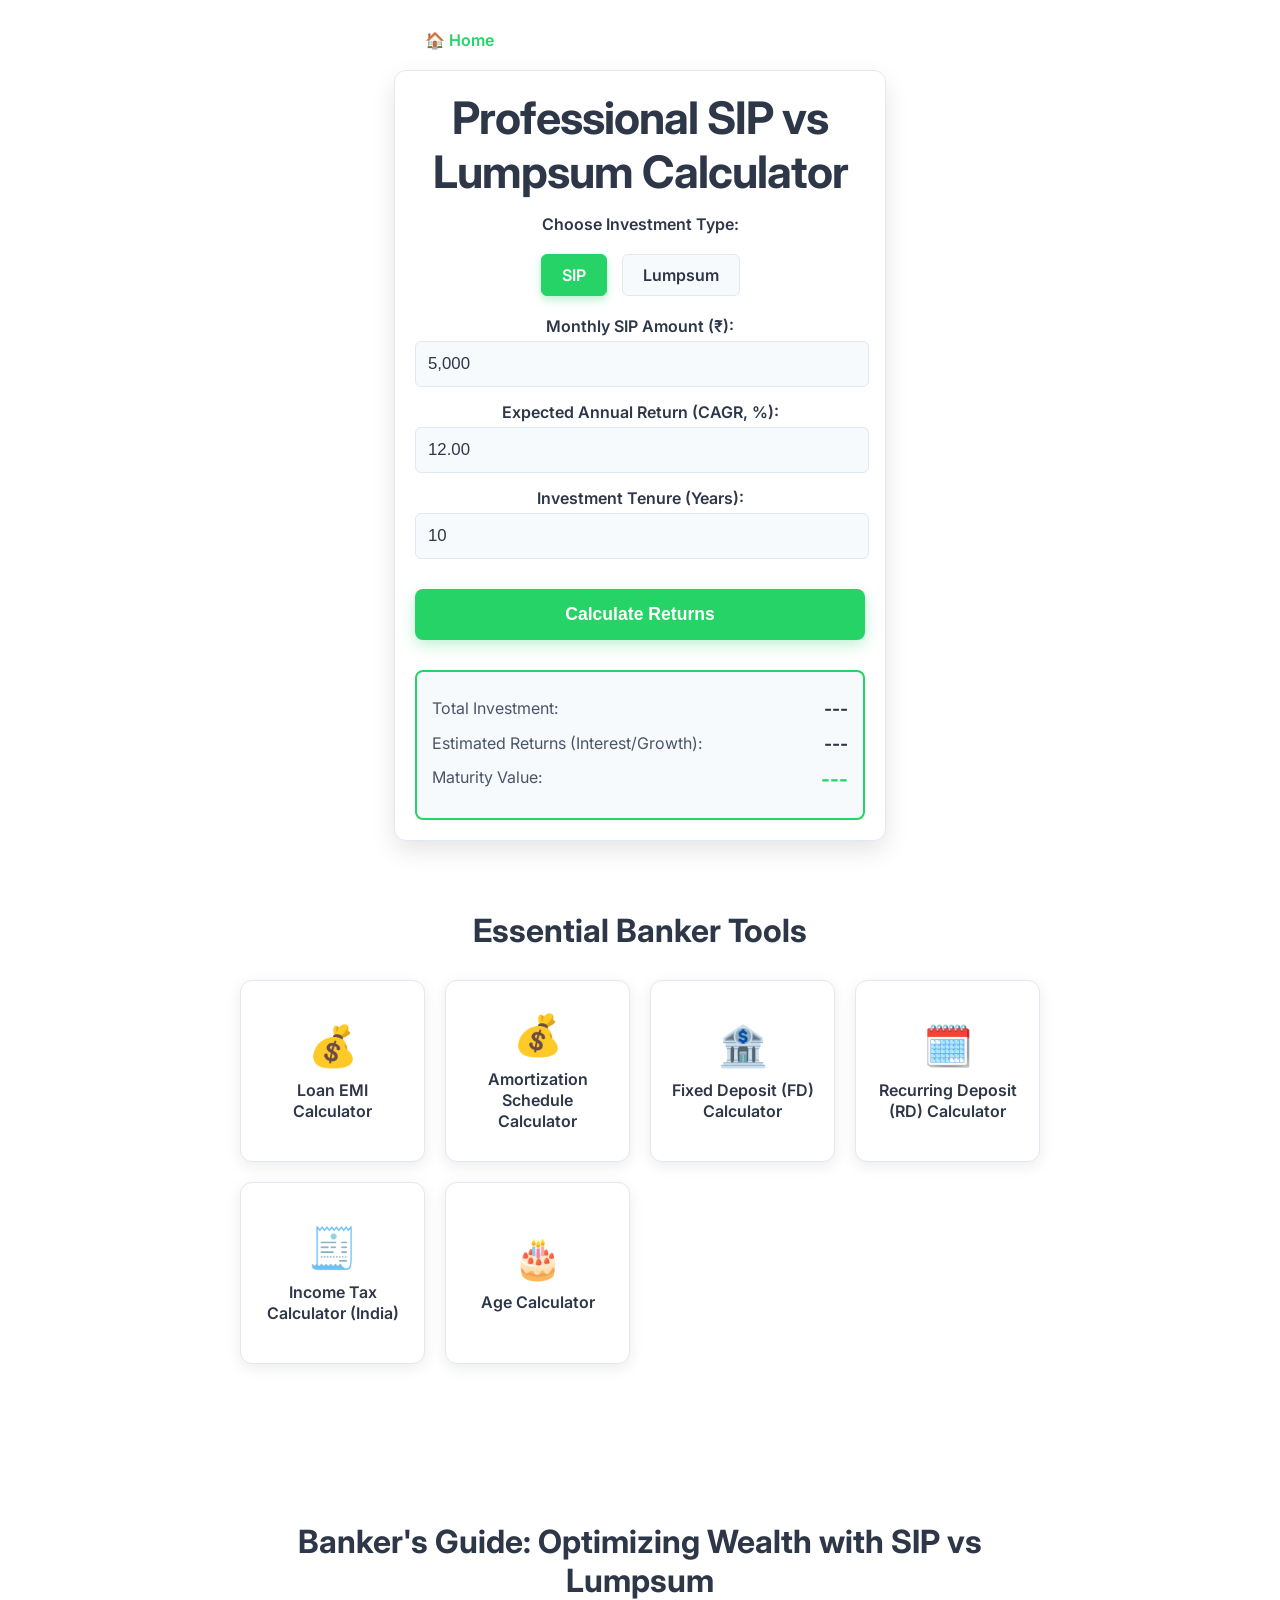
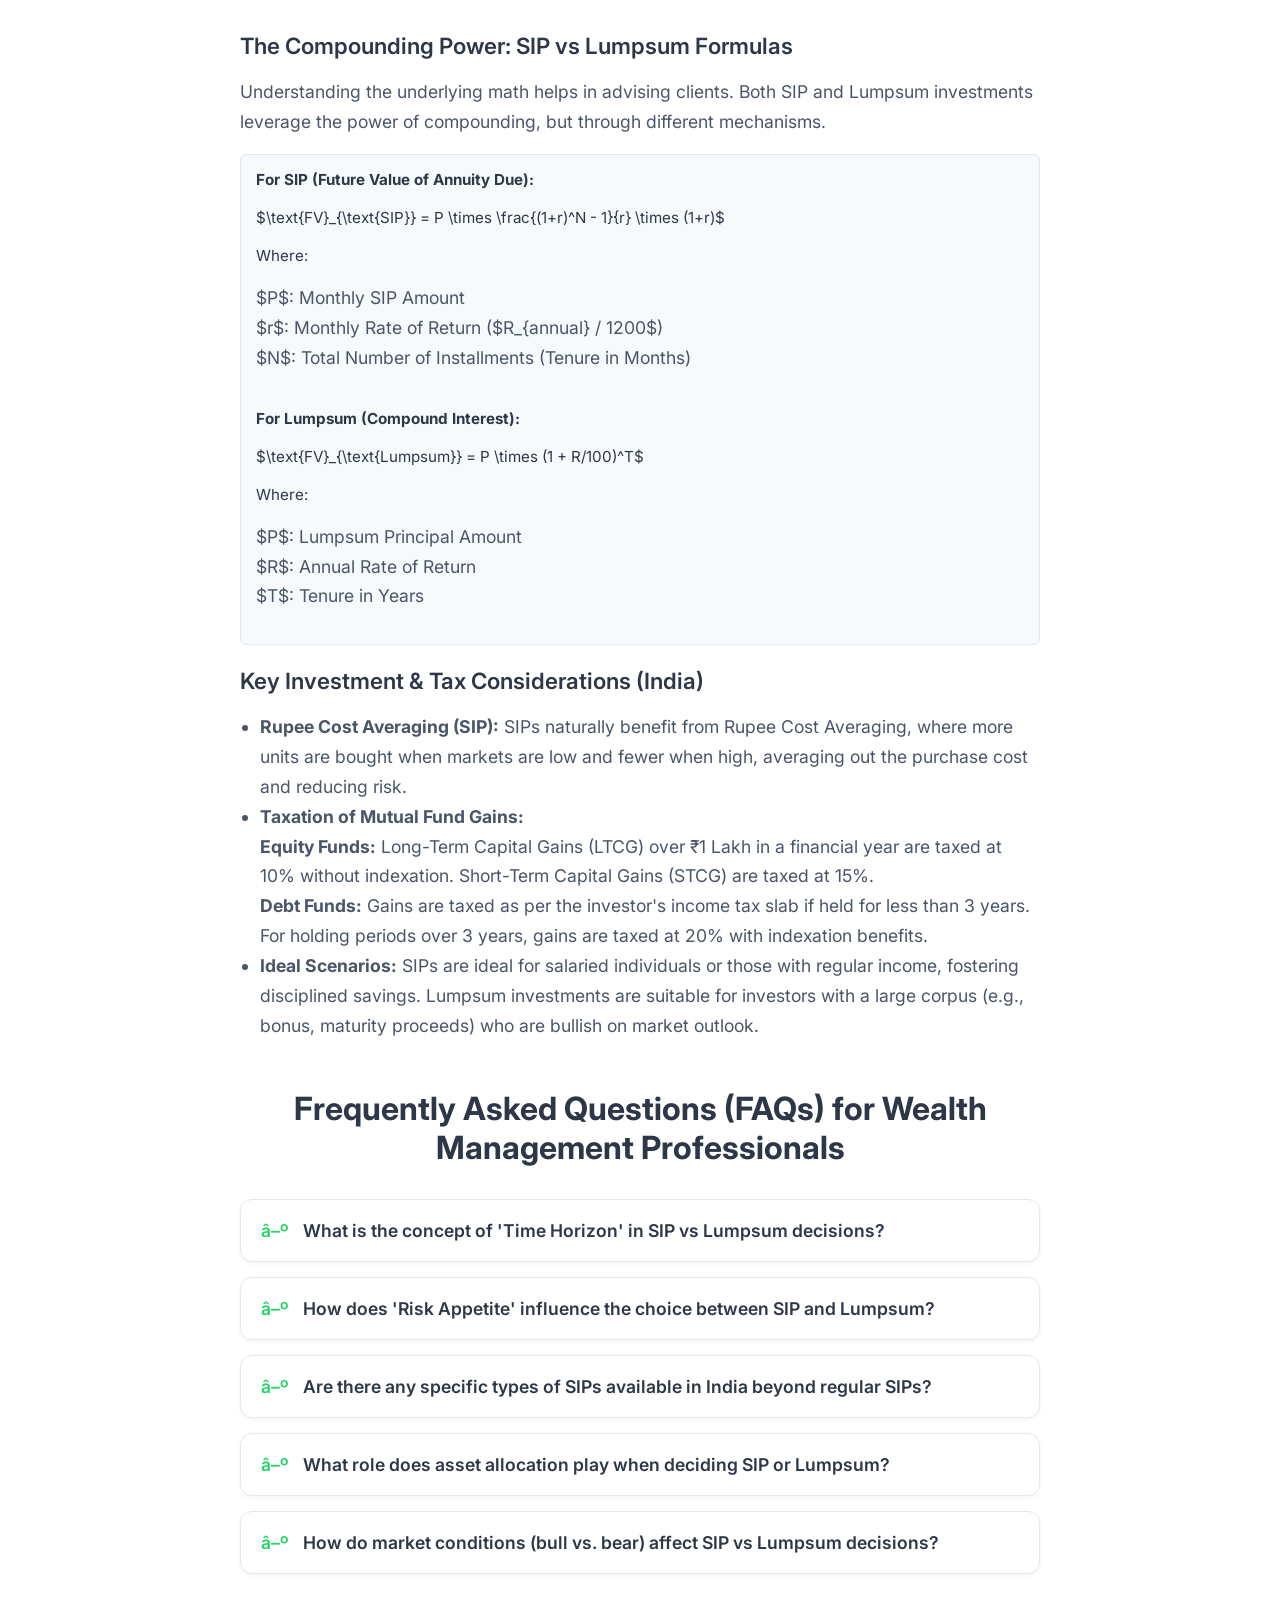
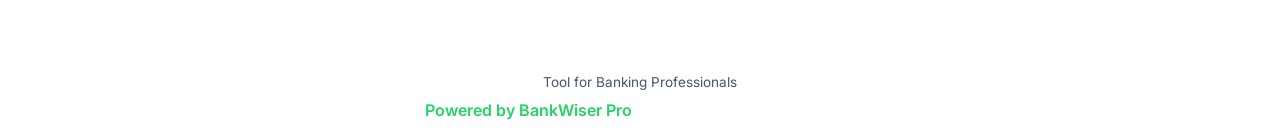
<file: sip.html>
<!DOCTYPE html>
<html lang="en">
<head>
    <meta charset="UTF-8">
    <link rel="icon" href="/favicon.ico" type="image/x-icon">
    <meta name="viewport" content="width=device-width, initial-scale=1.0">
    
    <title>SIP vs Lumpsum Calculator | Mutual Fund Investment & Wealth Planning | BankWiser Pro</title>
    <link rel="canonical" href="https://promotionstudymaterial.com/sip.html">
    <meta name="description" content="Compare SIP vs Lumpsum investments. Calculate mutual fund returns and understand the power of compounding for wealth creation.">
    <meta name="keywords" content="sip calculator, lumpsum calculator, mutual fund calculator, investment calculator, sip vs lumpsum, bankwiser pro">

    <!-- Open Graph (for Facebook, LinkedIn, WhatsApp) -->
    <meta property="og:title" content="SIP & Lumpsum Mutual Fund Calculator | BankWiser Pro">
    <meta property="og:description" content="Calculate and compare returns for SIP and Lumpsum investments to make informed financial decisions.">
    <meta property="og:image" content="https://promotionstudymaterial.com/og-image.jpg">
    <meta property="og:url" content="https://promotionstudymaterial.com/sip.html">
    <meta property="og:type" content="website">

    <!-- Twitter Card -->
    <meta name="twitter:card" content="summary_large_image">
    <meta name="twitter:title" content="BankWiser Pro: SIP vs Lumpsum Calculator">
    <meta name="twitter:description" content="Estimate your mutual fund returns for both SIP and Lumpsum investment strategies.">
    <meta name="twitter:image" content="https://promotionstudymaterial.com/og-image.jpg">

    <link rel="preconnect" href="https://fonts.googleapis.com" crossorigin>
    <link rel="preconnect" href="https://fonts.gstatic.com" crossorigin>
    <link href="https://fonts.googleapis.com/css2?family=Inter:wght@400;600;700&display=swap" rel="stylesheet" media="print" onload="this.media='all'">
    <noscript>
        <link href="https://fonts.googleapis.com/css2?family=Inter:wght@400;600;700&display=swap" rel="stylesheet">
    </noscript>

<script async src="https://www.googletagmanager.com/gtag/js?id=G-BJ517ZS7X0"></script>
<script src="js/common.js"></script>
<script>
  window.dataLayer = window.dataLayer || [];
  function gtag(){dataLayer.push(arguments);}
  gtag('js', new Date());

  gtag('config', 'G-BJ517ZS7X0');
</script>  
  
<link rel="stylesheet" href="css/style.css">
<style>
    .radio-group {
        display: flex;
        justify-content: center;
        gap: 15px;
        margin-top: 20px;
        margin-bottom: 20px;
    }
    .radio-group label {
        background-color: var(--light-gray);
        padding: 10px 20px;
        border-radius: 6px;
        cursor: pointer;
        border: 1px solid #E2E8F0;
        transition: all 0.2s ease-in-out;
        margin-top: 0;
        color: var(--primary-text);
    }
    .radio-group input[type="radio"] {
        display: none;
    }
    .radio-group input[type="radio"]:checked + label {
        background-color: var(--primary-green);
        border-color: var(--primary-green);
        color: white;
        box-shadow: 0 4px 8px rgba(37, 211, 102, 0.3);
    }
</style>
</head>
<body>
<div class="home-link">
    <a href="index.html">🏠 Home</a>
</div>
    <div class="container">
        <h1>Professional SIP vs Lumpsum Calculator</h1>
        <form id="investmentForm">
            
            <label>Choose Investment Type:</label>
            <div class="radio-group">
                <input type="radio" id="investmentTypeSIP" name="investmentType" value="sip" checked>
                <label for="investmentTypeSIP">SIP</label>
                
                <input type="radio" id="investmentTypeLumpsum" name="investmentType" value="lumpsum">
                <label for="investmentTypeLumpsum">Lumpsum</label>
            </div>

            <div id="sipFields">
                <label for="sipAmount">Monthly SIP Amount (₹):</label>
                <input type="text" id="sipAmount" value="5,000" required inputmode="decimal" pattern="[0-9,]*">
            </div>

            <div id="lumpsumFields" style="display: none;">
                <label for="lumpsumAmount">Lumpsum Investment (₹):</label>
                <input type="text" id="lumpsumAmount" value="1,00,000" required inputmode="decimal" pattern="[0-9,]*">
            </div>

            <label for="expectedRate">Expected Annual Return (CAGR, %):</label>
            <input type="number" id="expectedRate" value="12.00" min="0.01" step="0.01" required>

            <label for="investmentTenure">Investment Tenure (Years):</label>
            <input type="number" id="investmentTenure" value="10" min="1" required>

            <button type="submit">Calculate Returns</button>
        </form>

        <div class="result-section">
            <p>Total Investment: <span id="totalInvestment" class="result-value">---</span></p>
            <p>Estimated Returns (Interest/Growth): <span id="estimatedReturns" class="result-value">---</span></p>
            <p>Maturity Value: <span id="maturityValue" class="result-value emi-value">---</span></p>
        </div>
        
    </div>
    
      <div class="calculator-header">Essential Banker Tools</div>
    <div class="calculator-grid">
        
        <a href="emi.html" class="calculator-tile">
            <span class="tile-icon">💰</span>
            <span class="tile-name">Loan EMI Calculator</span>
        </a>
        
	<a href="amortization.html" class="calculator-tile">
    		<span class="tile-icon">💰</span>
    		<span class="tile-name">Amortization Schedule Calculator</span>
		</a>
            
        <a href="fd.html" class="calculator-tile">
            <span class="tile-icon">🏦</span>
            <span class="tile-name">Fixed Deposit (FD) Calculator</span>
        </a>
        
        <a href="rd.html" class="calculator-tile">
            <span class="tile-icon">🗓️</span>
            <span class="tile-name">Recurring Deposit (RD) Calculator</span>
        </a>
        
        <a href="it.html" class="calculator-tile">
            <span class="tile-icon">🧾</span>
            <span class="tile-name">Income Tax Calculator (India)</span>
        </a>
        	
	<a href="agecalc.html" class="calculator-tile">
        	<span class="tile-icon">🎂</span>
        	<span class="tile-name">Age Calculator</span>
    	</a>
      
    </div>
  
    <div class="content-section">
        <h2>Banker's Guide: Optimizing Wealth with SIP vs Lumpsum</h2>
        
        <h3>The Compounding Power: SIP vs Lumpsum Formulas</h3>
        <p>
            Understanding the underlying math helps in advising clients. Both SIP and Lumpsum investments leverage the power of compounding, but through different mechanisms.
        </p>
        <div class="formula-box">
            <strong>For SIP (Future Value of Annuity Due):</strong>
            <br><br>
            $\text{FV}_{\text{SIP}} = P \times \frac{(1+r)^N - 1}{r} \times (1+r)$
            <br><br>
            Where: 
            <ul>
                <li>$P$: Monthly SIP Amount</li>
                <li>$r$: Monthly Rate of Return ($R_{annual} / 1200$)</li>
                <li>$N$: Total Number of Installments (Tenure in Months)</li>
            </ul>
            <br>
            <strong>For Lumpsum (Compound Interest):</strong>
            <br><br>
            $\text{FV}_{\text{Lumpsum}} = P \times (1 + R/100)^T$
            <br><br>
            Where: 
            <ul>
                <li>$P$: Lumpsum Principal Amount</li>
                <li>$R$: Annual Rate of Return</li>
                <li>$T$: Tenure in Years</li>
            </ul>
        </div>

        <h3>Key Investment & Tax Considerations (India)</h3>
        <ul style="list-style: disc; padding-left: 20px;">
            <li><strong>Rupee Cost Averaging (SIP):</strong> SIPs naturally benefit from Rupee Cost Averaging, where more units are bought when markets are low and fewer when high, averaging out the purchase cost and reducing risk.</li>
            <li><strong>Taxation of Mutual Fund Gains:</strong>
                <ul>
                    <li><strong>Equity Funds:</strong> Long-Term Capital Gains (LTCG) over ₹1 Lakh in a financial year are taxed at 10% without indexation. Short-Term Capital Gains (STCG) are taxed at 15%.</li>
                    <li><strong>Debt Funds:</strong> Gains are taxed as per the investor's income tax slab if held for less than 3 years. For holding periods over 3 years, gains are taxed at 20% with indexation benefits.</li>
                </ul>
            </li>
            <li><strong>Ideal Scenarios:</strong> SIPs are ideal for salaried individuals or those with regular income, fostering disciplined savings. Lumpsum investments are suitable for investors with a large corpus (e.g., bonus, maturity proceeds) who are bullish on market outlook.</li>
        </ul>

        <h2>Frequently Asked Questions (FAQs) for Wealth Management Professionals</h2>
        
        <details>
            <summary>What is the concept of 'Time Horizon' in SIP vs Lumpsum decisions?</summary>
            <p>
                The <strong>Time Horizon</strong> refers to the period for which an investor plans to stay invested. For SIPs, a longer time horizon (e.g., 5+ years) typically smooths out market volatility and maximizes compounding. Lumpsum investments also benefit from long horizons, but the timing of the initial investment plays a more critical role.
            </p>
        </details>
        
        <details>
            <summary>How does 'Risk Appetite' influence the choice between SIP and Lumpsum?</summary>
            <p>
                Investors with a lower risk appetite might prefer SIPs due to Rupee Cost Averaging, which mitigates the risk of investing a large sum at a market peak. Those with a higher risk appetite and strong market conviction might opt for lumpsum to capture potential immediate upward movement.
            </p>
        </details>

        <details>
            <summary>Are there any specific types of SIPs available in India beyond regular SIPs?</summary>
            <p>
                Yes. Besides regular SIPs, there are: <strong>Flexible SIPs</strong> (allows changing installment amount), <strong>Value Averaging Investment Plans (VIP)</strong> which invest more when NAV is low and less when NAV is high, and <strong>Perpetual SIPs</strong> which run indefinitely until stopped.
            </p>
        </details>
        
        <details>
            <summary>What role does asset allocation play when deciding SIP or Lumpsum?</summary>
            <p>
                Asset allocation is crucial irrespective of the investment method. A SIP or Lumpsum should be directed towards a fund that fits the investor's overall asset allocation strategy (e.g., 60% equity, 40% debt). The choice between SIP and lumpsum is about how to deploy funds into that chosen asset class.
            </p>
        </details>
        
        <details>
            <summary>How do market conditions (bull vs. bear) affect SIP vs Lumpsum decisions?</summary>
            <p>
                In a bear market, SIPs are often advantageous as they allow buying more units at lower prices. Lumpsum investments made during deep bear markets can generate significant returns when markets recover. In a bull market, SIPs are safer for new investments, while lumpsum carries the risk of investing at inflated valuations.
            </p>
        </details>
        
    </div>
    
    <div class="branding">
        Tool for Banking Professionals
    </div>
    <div class="home-link">
        <a href="https://play.google.com/store/apps/details?id=bankwiser.bankpromotion.material&hl=en" target="_blank" rel="noopener noreferrer">Powered by BankWiser Pro</a>
    </div>

    <script>




        const sipAmountInput = document.getElementById('sipAmount');
        const lumpsumAmountInput = document.getElementById('lumpsumAmount');
        
        function applyFormatting(inputElement) {
            inputElement.addEventListener('blur', function() {
                const cleanedValue = cleanNumber(this.value);
                if (!isNaN(cleanedValue)) { this.value = formatNumber(cleanedValue); }
            });
            inputElement.addEventListener('focus', function() {
                if (this.value) { this.value = cleanNumber(this.value); }
            });
            if (inputElement.value) {
                inputElement.value = formatNumber(cleanNumber(inputElement.value));
            }
        }
        applyFormatting(sipAmountInput);
        applyFormatting(lumpsumAmountInput);

        const investmentTypeRadios = document.querySelectorAll('input[name="investmentType"]');
        const sipFields = document.getElementById('sipFields');
        const lumpsumFields = document.getElementById('lumpsumFields');

        investmentTypeRadios.forEach(radio => {
            radio.addEventListener('change', function() {
                if (this.value === 'sip') {
                    sipFields.style.display = 'block';
                    lumpsumFields.style.display = 'none';
                    lumpsumAmountInput.value = '';
                    sipAmountInput.required = true;
                    lumpsumAmountInput.required = false;

                } else {
                    sipFields.style.display = 'none';
                    lumpsumFields.style.display = 'block';
                    sipAmountInput.value = '';
                    sipAmountInput.required = false;
                    lumpsumAmountInput.required = true;
                }
            });
        });

        document.getElementById('investmentForm').addEventListener('submit', function(e) {
            e.preventDefault();

            const selectedType = document.querySelector('input[name="investmentType"]:checked').value;
            const P = (selectedType === 'sip') ? cleanNumber(sipAmountInput.value) : cleanNumber(lumpsumAmountInput.value);
            const R_annual = parseFloat(document.getElementById('expectedRate').value);
            const T_years = parseInt(document.getElementById('investmentTenure').value);
            
            const totalInvestmentSpan = document.getElementById('totalInvestment');
            const estimatedReturnsSpan = document.getElementById('estimatedReturns');
            const maturityValueSpan = document.getElementById('maturityValue');
            
            if (isNaN(P) || isNaN(R_annual) || isNaN(T_years) || P <= 0 || R_annual < 0 || T_years <= 0) {
                maturityValueSpan.textContent = "Invalid Input";
                totalInvestmentSpan.textContent = "---";
                estimatedReturnsSpan.textContent = "---";
                return;
            }

            let totalInvestmentAmount;
            let maturityValue;
            
            if (selectedType === 'sip') {
                const r_monthly = (R_annual / 12) / 100;
                const N_months = T_years * 12;
                totalInvestmentAmount = P * N_months;

                if (r_monthly === 0) {
                    maturityValue = totalInvestmentAmount;
                } else {
                    maturityValue = P * ((Math.pow(1 + r_monthly, N_months) - 1) / r_monthly) * (1 + r_monthly);
                }

            } else { // lumpsum
                totalInvestmentAmount = P;
                const R_annual_decimal = R_annual / 100;

                if (R_annual_decimal === 0) {
                    maturityValue = P;
                } else {
                    maturityValue = P * Math.pow(1 + R_annual_decimal, T_years);
                }
            }
            
            const estimatedReturns = maturityValue - totalInvestmentAmount;

            if (maturityValue && !isNaN(maturityValue)) {
                totalInvestmentSpan.textContent = currencyFormatter.format(totalInvestmentAmount);
                estimatedReturnsSpan.textContent = currencyFormatter.format(estimatedReturns);
                maturityValueSpan.textContent = currencyFormatter.format(maturityValue);
            } else {
                maturityValueSpan.textContent = "N/A";
                totalInvestmentSpan.textContent = "---";
                estimatedReturnsSpan.textContent = "---";
            }
        });
    </script>

</body>
</html>
</file>
<file: css/style.css>
.calculator-tile,.features li,body{background-color:var(--white)}summary,ul{list-style:none}.home-link a,.legal a,summary::before{color:var(--primary-green)}button,summary{cursor:pointer}:root{--primary-text:#2D3748;--primary-green:#25D366;--pale-green:#DCF8C6;--white:#FFFFFF;--light-gray:#F7FAFC;--gray-text:#4A5568;--vh:1vh}body,html{margin:0;padding:0;box-sizing:border-box}.features li,body,summary{padding:20px}body{font-family:Inter,sans-serif;color:var(--primary-text);min-height:calc(var(--vh,1vh) * 100);display:flex;flex-direction:column;align-items:center;text-align:center;overflow-y:auto}.content-section{max-width:800px;width:100%;margin:40px auto;padding:20px 10px;text-align:left}.content-section.pale-green-bg{background-color:var(--pale-green);border-radius:16px}h1{font-size:2.8rem;font-weight:700;margin:0 0 15px;color:var(--primary-text);letter-spacing:-1px}.calculator-header,h2{font-size:2rem;font-weight:700;text-align:center;color:var(--primary-text)}h2{margin:1.5em 0 1em}h3{font-size:1.4rem;margin:1em 0 .5em;color:var(--primary-text);font-weight:600}li,p,ul{color:var(--gray-text);line-height:1.7;font-size:1.1rem}ul{padding-left:0}.features li{margin-bottom:15px;border-radius:12px;border:1px solid #e2e8f0;box-shadow:0 4px 6px rgba(0,0,0,.05)}.calculator-header{margin-top:50px;margin-bottom:30px}.calculator-grid{display:grid;grid-template-columns:repeat(auto-fit,minmax(150px,1fr));gap:20px;max-width:800px;width:100%;margin:0 auto 50px}.calculator-tile{padding:25px 15px;border-radius:12px;text-decoration:none;color:var(--primary-text);font-weight:600;transition:.3s;box-shadow:0 4px 15px rgba(0,0,0,.08);border:1px solid #e2e8f0;display:flex;flex-direction:column;align-items:center;justify-content:center;text-align:center;min-height:130px}.playstore-btn,button{background:var(--primary-green)}.faq-section,.home-link{text-align:left}.calculator-tile:hover{transform:translateY(-5px);box-shadow:0 8px 25px rgba(0,0,0,.12);border-color:var(--primary-green)}.tile-icon{font-size:2.5rem;margin-bottom:10px}.tile-name{font-size:1rem;line-height:1.3}.playstore-btn{color:var(--white);padding:18px 40px;border-radius:50px;text-decoration:none;font-weight:700;font-size:1.1rem;display:inline-flex;align-items:center;gap:12px;transition:transform .3s,box-shadow .3s;box-shadow:0 10px 20px rgba(37,211,102,.3);margin-top:20px;border:none}.container,details{background-color:var(--white)}.countdown,.legal{color:var(--gray-text)}.playstore-btn:hover{transform:translateY(-2px);box-shadow:0 15px 30px rgba(37,211,102,.4)}.playstore-icon{width:24px;height:24px}.countdown{margin-top:15px;font-weight:600}details{margin-bottom:15px;border:1px solid #e2e8f0;border-radius:12px;box-shadow:0 2px 4px rgba(0,0,0,.04)}summary{font-weight:600;outline:0;position:relative;color:var(--primary-text);font-size:1.1rem}summary::before{content:'â–º';margin-right:15px;transition:transform .3s;display:inline-block}details[open] summary::before{transform:rotate(90deg)}details p{padding:0 20px 20px;margin:0;border-top:1px solid #e2e8f0;font-size:1rem}.legal{font-size:.9rem;margin-top:40px;padding-bottom:50px;max-width:800px}.legal a{text-decoration:underline}.hero-text{max-width:800px;width:100%;margin:40px auto}@media (max-width:600px){h1{font-size:2.2rem}h2{font-size:1.8rem}.calculator-tile{min-height:120px}}.home-link a,label{font-weight:600;font-size:1rem}.container{max-width:95%;width:450px;margin:20px auto;padding:20px;border-radius:12px;box-shadow:0 10px 25px rgba(0,0,0,.1);border:1px solid #e2e8f0}.formula-box,.result-section{background-color:var(--light-gray)}.home-link{display:block;max-width:450px;width:95%;margin:10px auto 0}.home-link a{text-decoration:none;padding:5px 10px;border-radius:5px;transition:color .3s}.result-section,.result-value,label{color:var(--primary-text)}.home-link a:hover{color:#1eae56}label{display:block;margin-top:15px}.result-section,button{margin-top:30px;padding:15px}.result-value,button{font-weight:700;font-size:1.1rem}input[type=number],input[type=text]{width:95%;padding:12px;margin-top:5px;border:1px solid #e2e8f0;border-radius:6px;background-color:var(--light-gray);color:var(--primary-text);font-size:1.05rem;transition:border-color .3s;-webkit-appearance:none;appearance:none}input:focus{outline:0;border-color:var(--primary-green)}button{width:100%;color:#fff;border:none;border-radius:8px;transition:background-color .3s,transform .2s;box-shadow:0 5px 15px rgba(37,211,102,.3)}button:hover{background-color:#1eae56;transform:translateY(-1px)}.result-section{border:2px solid var(--primary-green);border-radius:8px}.result-section p{margin:10px 0;font-size:1rem;display:flex;justify-content:space-between;line-height:1.4;color:var(--gray-text)}.result-value{text-align:right;max-width:50%}.emi-value{color:var(--primary-green);font-size:1.2rem}.branding{margin-top:25px;font-size:.85rem;color:var(--gray-text);text-align:center}.formula-box{padding:15px;border-radius:6px;font-size:.95rem;overflow-x:auto;border:1px solid #e2e8f0}
</file>
